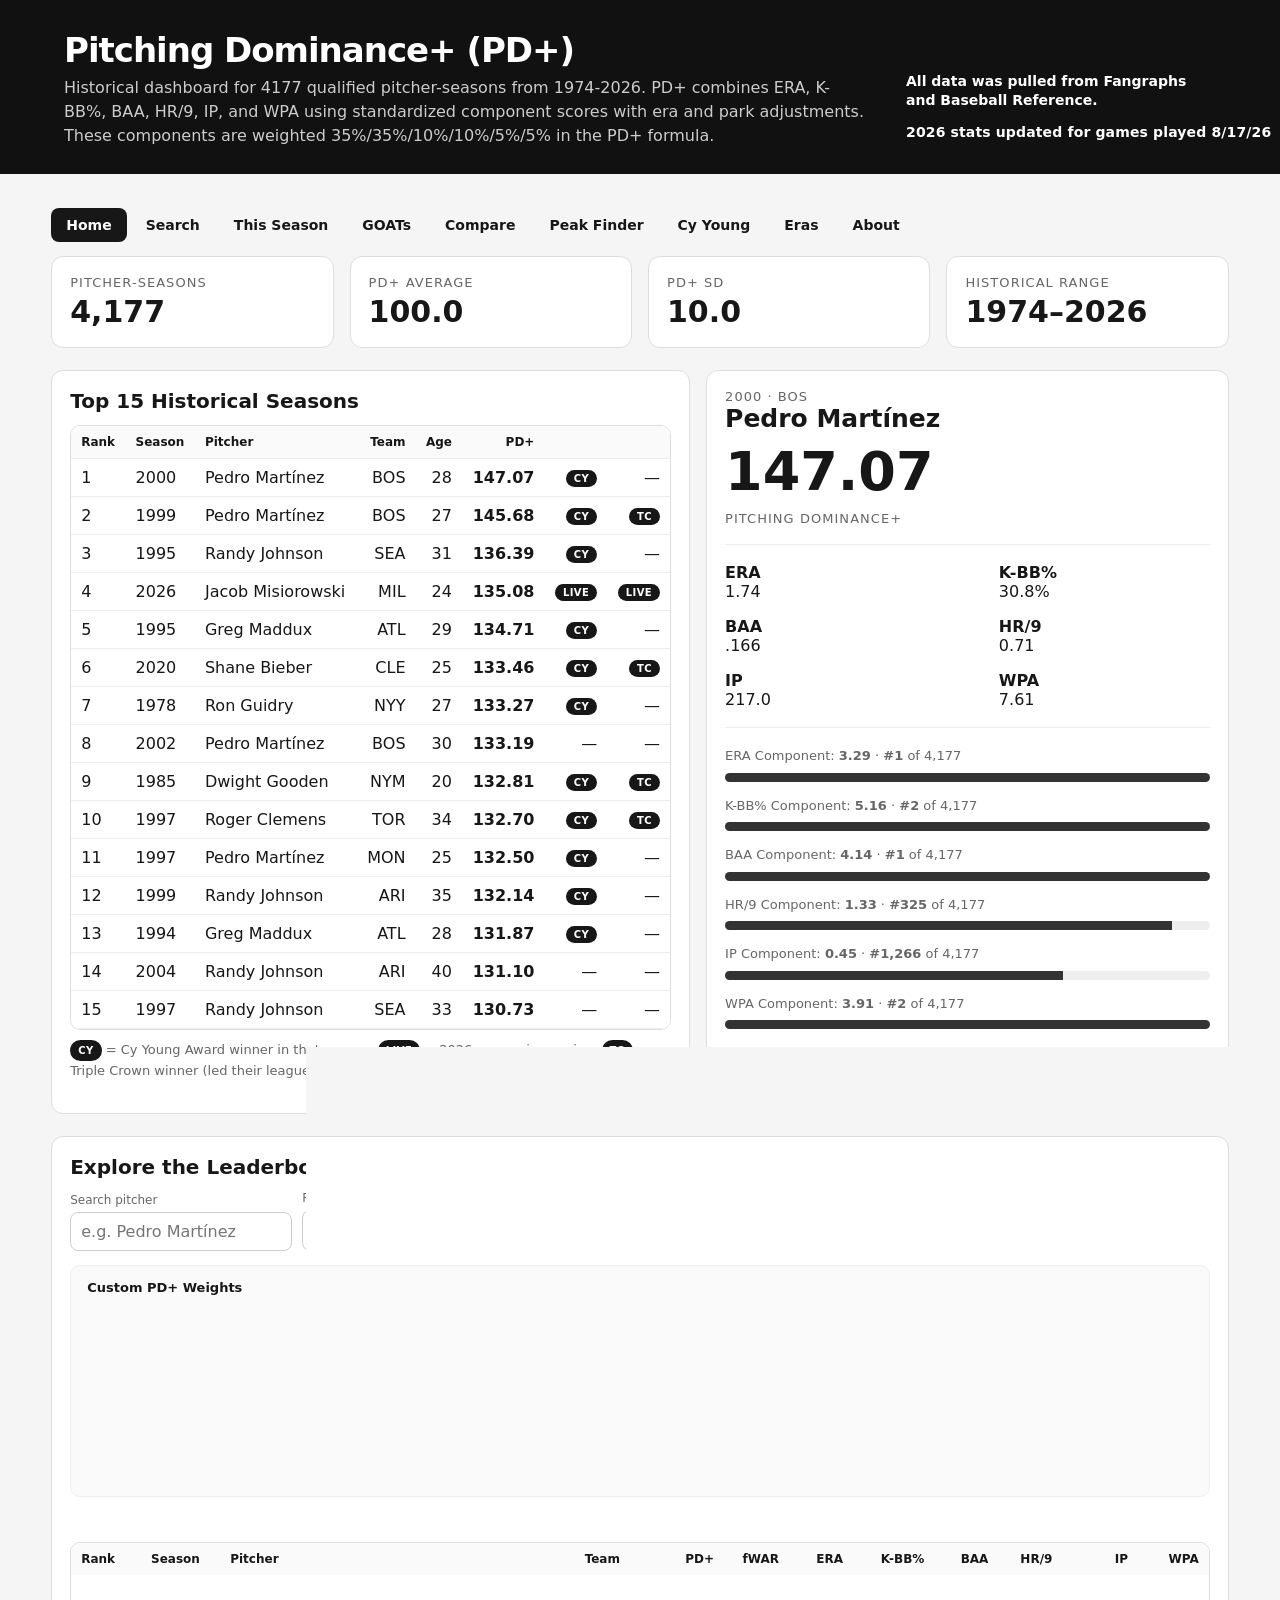
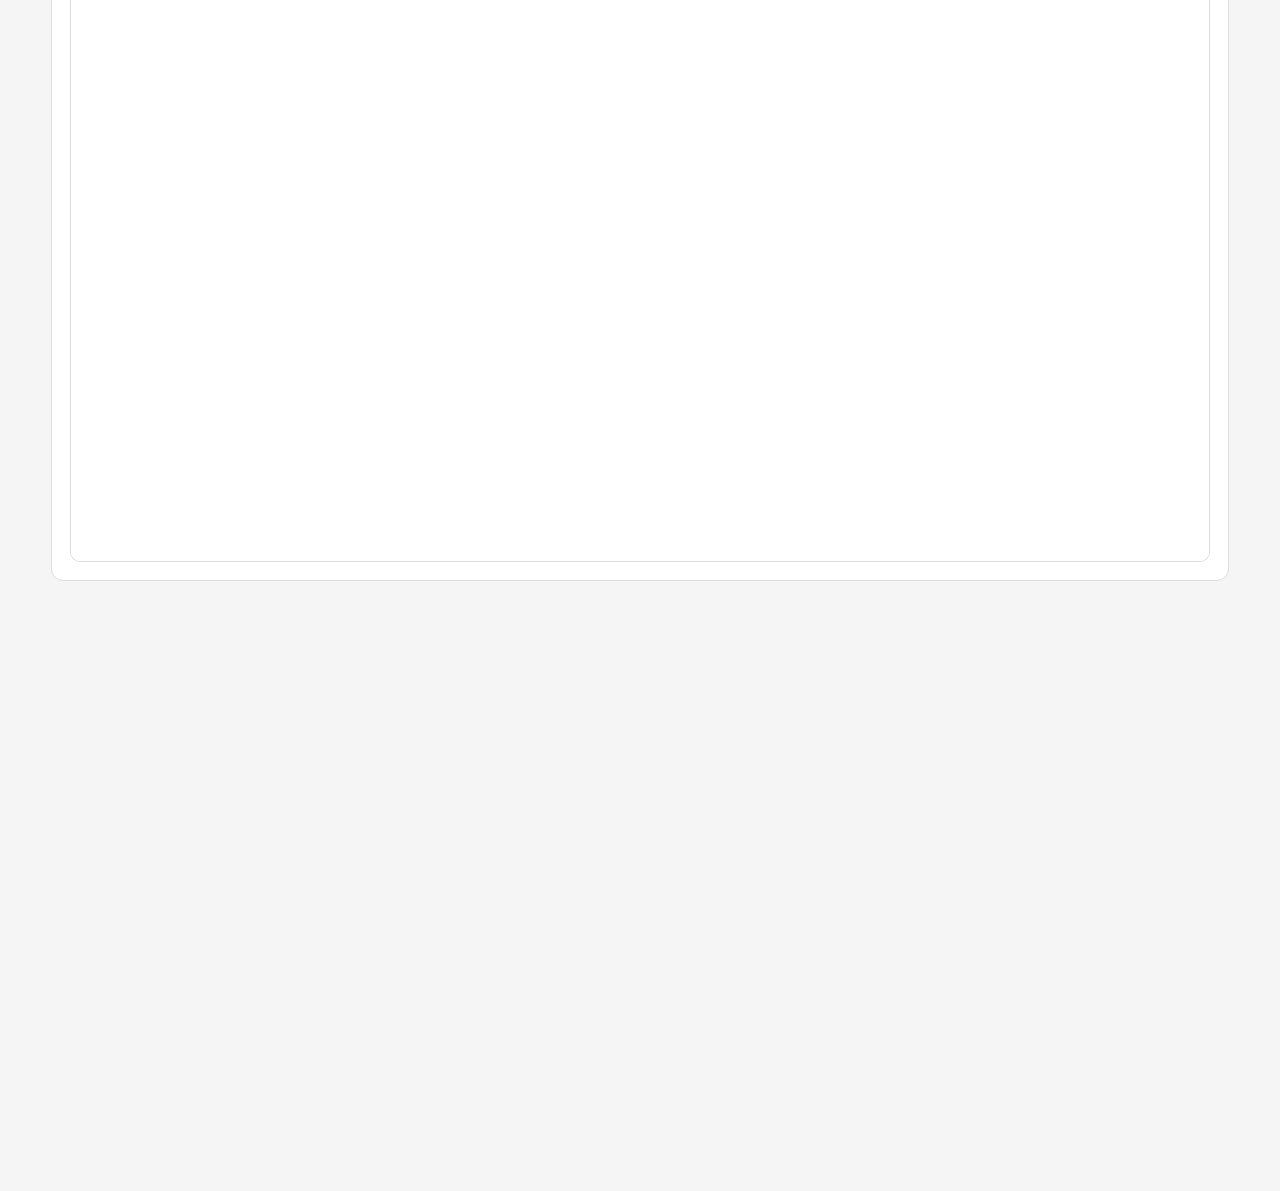
<file: index.html>
<!DOCTYPE html>
<html lang="en">
<head>
<meta charset="UTF-8">
<meta name="viewport" content="width=device-width, initial-scale=1.0">
<title>PD+ · Pitching Dominance+</title>
<link rel="stylesheet" href="style.css">
</head>
<body>
<header><div class="header-content"><div><h1><b>Pitching Dominance+ (PD+)</b></h1>
<p>Historical dashboard for 4177 qualified pitcher-seasons from 1974-2026. PD+ combines ERA, K-BB%, BAA, HR/9, IP, and WPA using standardized component scores with era and park adjustments. These components are weighted 35%/35%/10%/10%/5%/5% in the PD+ formula.</p></div><div class="header-meta"><div class="data-source">All data was pulled from Fangraphs and Baseball Reference.</div><div class="data-update">2026 stats updated for games played 8/17/26</div></div></div></header>
<div class="wrap">
<div id="site-nav" class="site-nav"></div>
<script src="nav.js"></script>
<div class="grid cards">
<div class="card"><div class="label">Pitcher-seasons</div><div class="metric">4,177</div></div>
<div class="card"><div class="label">PD+ average</div><div class="metric">100.0</div></div>
<div class="card"><div class="label">PD+ SD</div><div class="metric">10.0</div></div>
<div class="card"><div class="label">Historical Range</div><div class="metric">1974–2026</div></div>
</div>
<div class="section grid two">
<div class="card"><h2>Top 15 Historical Seasons</h2><div class="table-wrap table-wrap-tall">
<table id="topTable"><thead><tr><th>Rank</th><th>Season</th><th>Pitcher</th><th>Team</th><th>Age</th><th>PD+</th><th aria-label="Cy Young Award"></th><th aria-label="Triple Crown"></th></tr></thead><tbody></tbody></table></div><p class="note note-reset-top"><span class="pill">CY</span> = Cy Young Award winner in that season. <span class="pill">LIVE</span> = 2026 season is ongoing. <span class="pill">TC</span> = Triple Crown winner (led their league in wins, ERA, and strikeouts).</p></div>
<div class="card profile" id="profile"><h2>Season Profile</h2><p class="note">Click any row to inspect its components.</p></div>
</div>
<div class="section card"><h2>Explore the Leaderboard</h2>
<div class="controls">
<div class="control"><label>Search pitcher</label><input id="search" type="text" placeholder="e.g. Pedro Martínez"></div>
<div class="control"><label>From season</label><select id="from"></select></div>
<div class="control"><label>To season</label><select id="to"></select></div>
<div class="control"><label>Minimum PD+</label><input id="minpd" type="text" inputmode="decimal" value="" placeholder=""></div>
<div class="control"><label>Maximum PD+</label><input id="maxpd" type="text" inputmode="decimal" value="" placeholder=""></div>
<button id="reset">Reset</button>
</div>
<div class="weight-panel">
  <div class="weight-panel-title">Custom PD+ Weights</div>
  <p class="note">Adjust the relative weight of each component, then lock them in to recompute the leaderboard. Weights must sum to 100.</p>
  <div class="weight-sliders">
    <div class="weight-slider"><label for="wEra">ERA <span id="wEraVal">35</span></label><input type="range" id="wEra" min="0" max="100" value="35"></div>
    <div class="weight-slider"><label for="wKbb">K-BB% <span id="wKbbVal">35</span></label><input type="range" id="wKbb" min="0" max="100" value="35"></div>
    <div class="weight-slider"><label for="wBaa">BAA <span id="wBaaVal">10</span></label><input type="range" id="wBaa" min="0" max="100" value="10"></div>
    <div class="weight-slider"><label for="wHr9">HR/9 <span id="wHr9Val">10</span></label><input type="range" id="wHr9" min="0" max="100" value="10"></div>
    <div class="weight-slider"><label for="wIp">IP <span id="wIpVal">5</span></label><input type="range" id="wIp" min="0" max="100" value="5"></div>
    <div class="weight-slider"><label for="wWpa">WPA <span id="wWpaVal">5</span></label><input type="range" id="wWpa" min="0" max="100" value="5"></div>
  </div>
  <div class="weight-panel-footer">
    <div class="weight-total">Total: <b id="weightTotal">100</b></div>
    <button id="lockWeights" type="button">Lock In Weights</button>
    <span class="weight-error" id="weightError"></span>
  </div>
</div>
<p class="note" id="count"></p>
<div class="table-wrap"><table id="leaderTable"><thead><tr>
<th data-key="rank" id="rankHeader">Rank</th><th data-key="season">Season</th><th data-key="player">Pitcher</th><th data-key="team">Team</th>
<th data-key="pd" id="pdHeader">PD+</th><th data-key="war">fWAR</th><th data-key="era">ERA</th><th data-key="kbb">K-BB%</th><th data-key="baa">BAA</th><th data-key="hr9">HR/9</th><th data-key="ip">IP</th><th data-key="wpa">WPA</th>
</tr></thead><tbody></tbody></table></div></div>
<div class="section grid two">
<div class="card"><h2>PD+ by Season</h2><div id="scatter" class="scatter-box"></div><p class="note">Each point is a qualified pitcher-season. Filters update the plot.</p></div>
<div class="card component-leaders-card">
  <h2>PD+ Component Leaders</h2>
  <p class="section-subtitle">#1 Z-Score Season in Each Component</p>
  <div class="component-leaders-grid compact" id="componentLeadersGrid"></div>
</div>
</div>
<footer>Source workbook: Pitching Dominance+ (1974–2026). 2026 is provisional until the season is finalized.</footer>
</div>
<script src="https://cdn.plot.ly/plotly-2.35.2.min.js"></script>
<script src="data.js"></script>
<script src="app.js"></script>
</body>
</html>
</file>
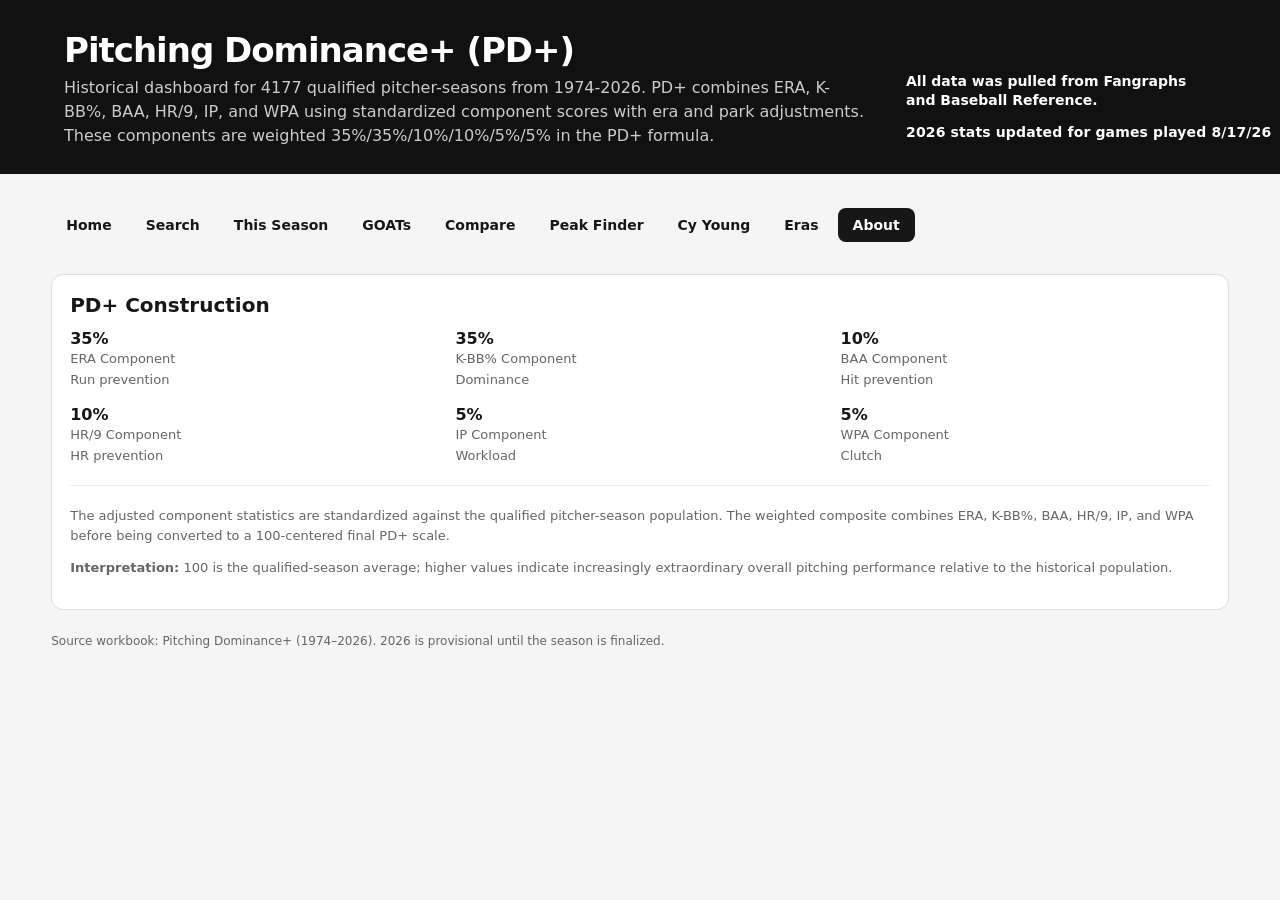
<file: about.html>
<!DOCTYPE html>
<html lang="en">
<head>
<meta charset="UTF-8">
<meta name="viewport" content="width=device-width, initial-scale=1.0">
<title>PD+ · Pitching Dominance+</title>
<link rel="stylesheet" href="style.css">
</head>
<body>
<header><div class="header-content"><div><h1><b>Pitching Dominance+ (PD+)</b></h1>
<p>Historical dashboard for 4177 qualified pitcher-seasons from 1974-2026. PD+ combines ERA, K-BB%, BAA, HR/9, IP, and WPA using standardized component scores with era and park adjustments. These components are weighted 35%/35%/10%/10%/5%/5% in the PD+ formula.</p></div><div class="header-meta"><div class="data-source">All data was pulled from Fangraphs and Baseball Reference.</div><div class="data-update">2026 stats updated for games played 8/17/26</div></div></div></header>
<div class="wrap">
<div id="site-nav" class="site-nav"></div>
<script src="nav.js"></script>
<div class="section">
<div class="section card" id="pd-construction">
  <h2>PD+ Construction</h2>
  <div class="grid three">
<div><b>35%</b><br><span class="note">ERA Component<br>Run prevention</span></div>
<div><b>35%</b><br><span class="note">K-BB% Component<br>Dominance</span></div>
<div><b>10%</b><br><span class="note">BAA Component<br>Hit prevention</span></div>
<div><b>10%</b><br><span class="note">HR/9 Component<br>HR prevention</span></div>
<div><b>5%</b><br><span class="note">IP Component<br>Workload</span></div>
<div><b>5%</b><br><span class="note">WPA Component<br>Clutch</span></div></div>
<hr class="divider divider-wide">
<p class="note">The adjusted component statistics are standardized against the qualified pitcher-season population. The weighted composite combines ERA, K-BB%, BAA, HR/9, IP, and WPA before being converted to a 100-centered final PD+ scale.</p>
<p class="note"><b>Interpretation:</b> 100 is the qualified-season average; higher values indicate increasingly extraordinary overall pitching performance relative to the historical population.</p>
</div>
</div>
<footer>Source workbook: Pitching Dominance+ (1974–2026). 2026 is provisional until the season is finalized.</footer>
</div>
<script src="data.js"></script>
<script src="app.js"></script>
</body>
</html>
</file>
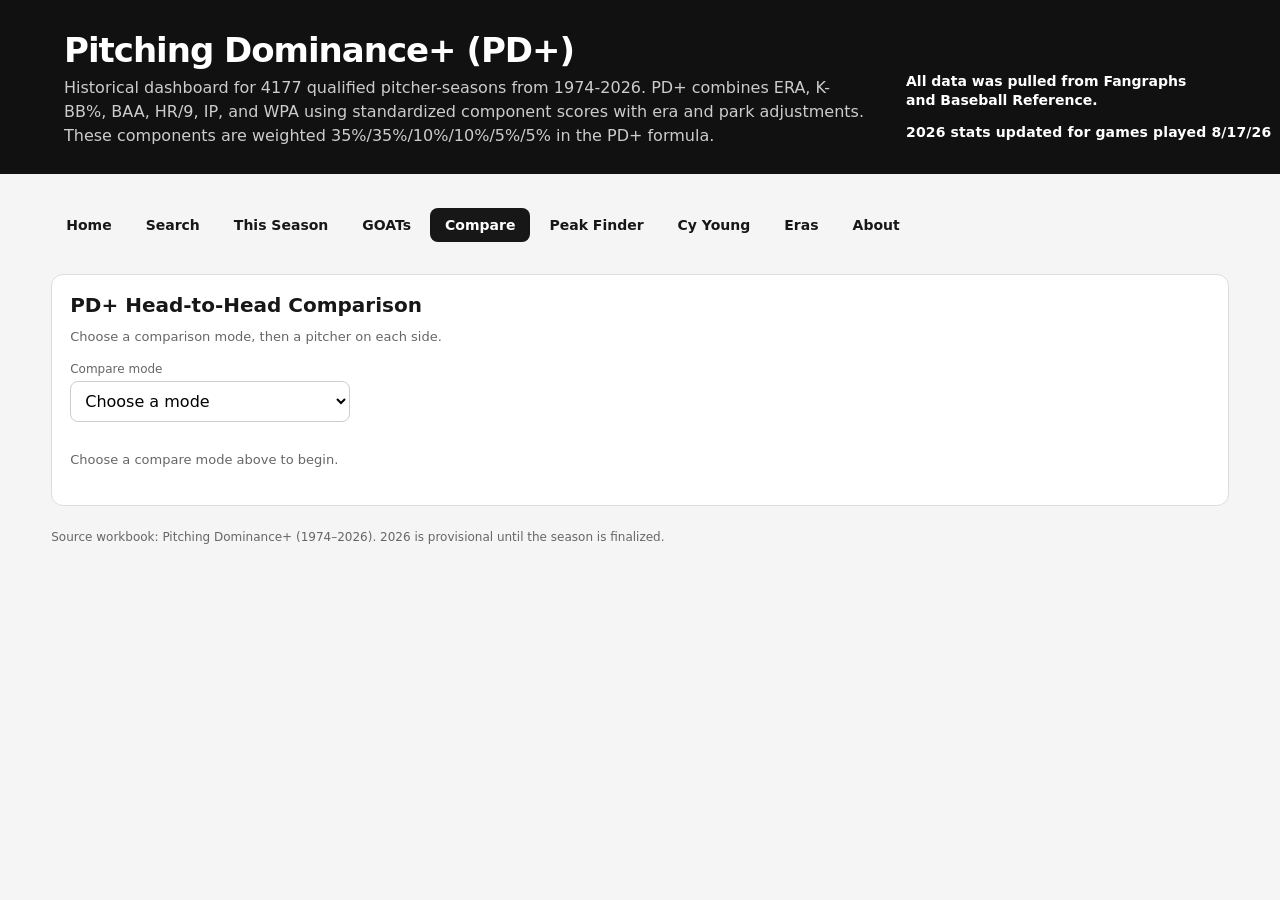
<file: compare.html>
<!DOCTYPE html>
<html lang="en">
<head>
<meta charset="UTF-8">
<meta name="viewport" content="width=device-width, initial-scale=1.0">
<title>PD+ · Pitching Dominance+</title>
<link rel="stylesheet" href="style.css">
</head>
<body>
<header><div class="header-content"><div><h1><b>Pitching Dominance+ (PD+)</b></h1>
<p>Historical dashboard for 4177 qualified pitcher-seasons from 1974-2026. PD+ combines ERA, K-BB%, BAA, HR/9, IP, and WPA using standardized component scores with era and park adjustments. These components are weighted 35%/35%/10%/10%/5%/5% in the PD+ formula.</p></div><div class="header-meta"><div class="data-source">All data was pulled from Fangraphs and Baseball Reference.</div><div class="data-update">2026 stats updated for games played 8/17/26</div></div></div></header>
<div class="wrap">
<div id="site-nav" class="site-nav"></div>
<script src="nav.js"></script>
<div class="section">
<div class="card hh-card" id="pd-head-to-head">
  <h2>PD+ Head-to-Head Comparison</h2>
  <p class="section-subtitle">Choose a comparison mode, then a pitcher on each side.</p>

  <div class="hh-control" style="max-width:280px">
    <label for="hhMode">Compare mode</label>
    <select id="hhMode">
      <option value="">Choose a mode</option>
      <option value="season">Single season</option>
      <option value="span">Span</option>
      <option value="career">Career</option>
    </select>
  </div>

  <div id="hhBody"></div>
</div>
</div>
<footer>Source workbook: Pitching Dominance+ (1974–2026). 2026 is provisional until the season is finalized.</footer>
</div>
<script src="data.js"></script>
<script src="app.js"></script>
</body>
</html>
</file>
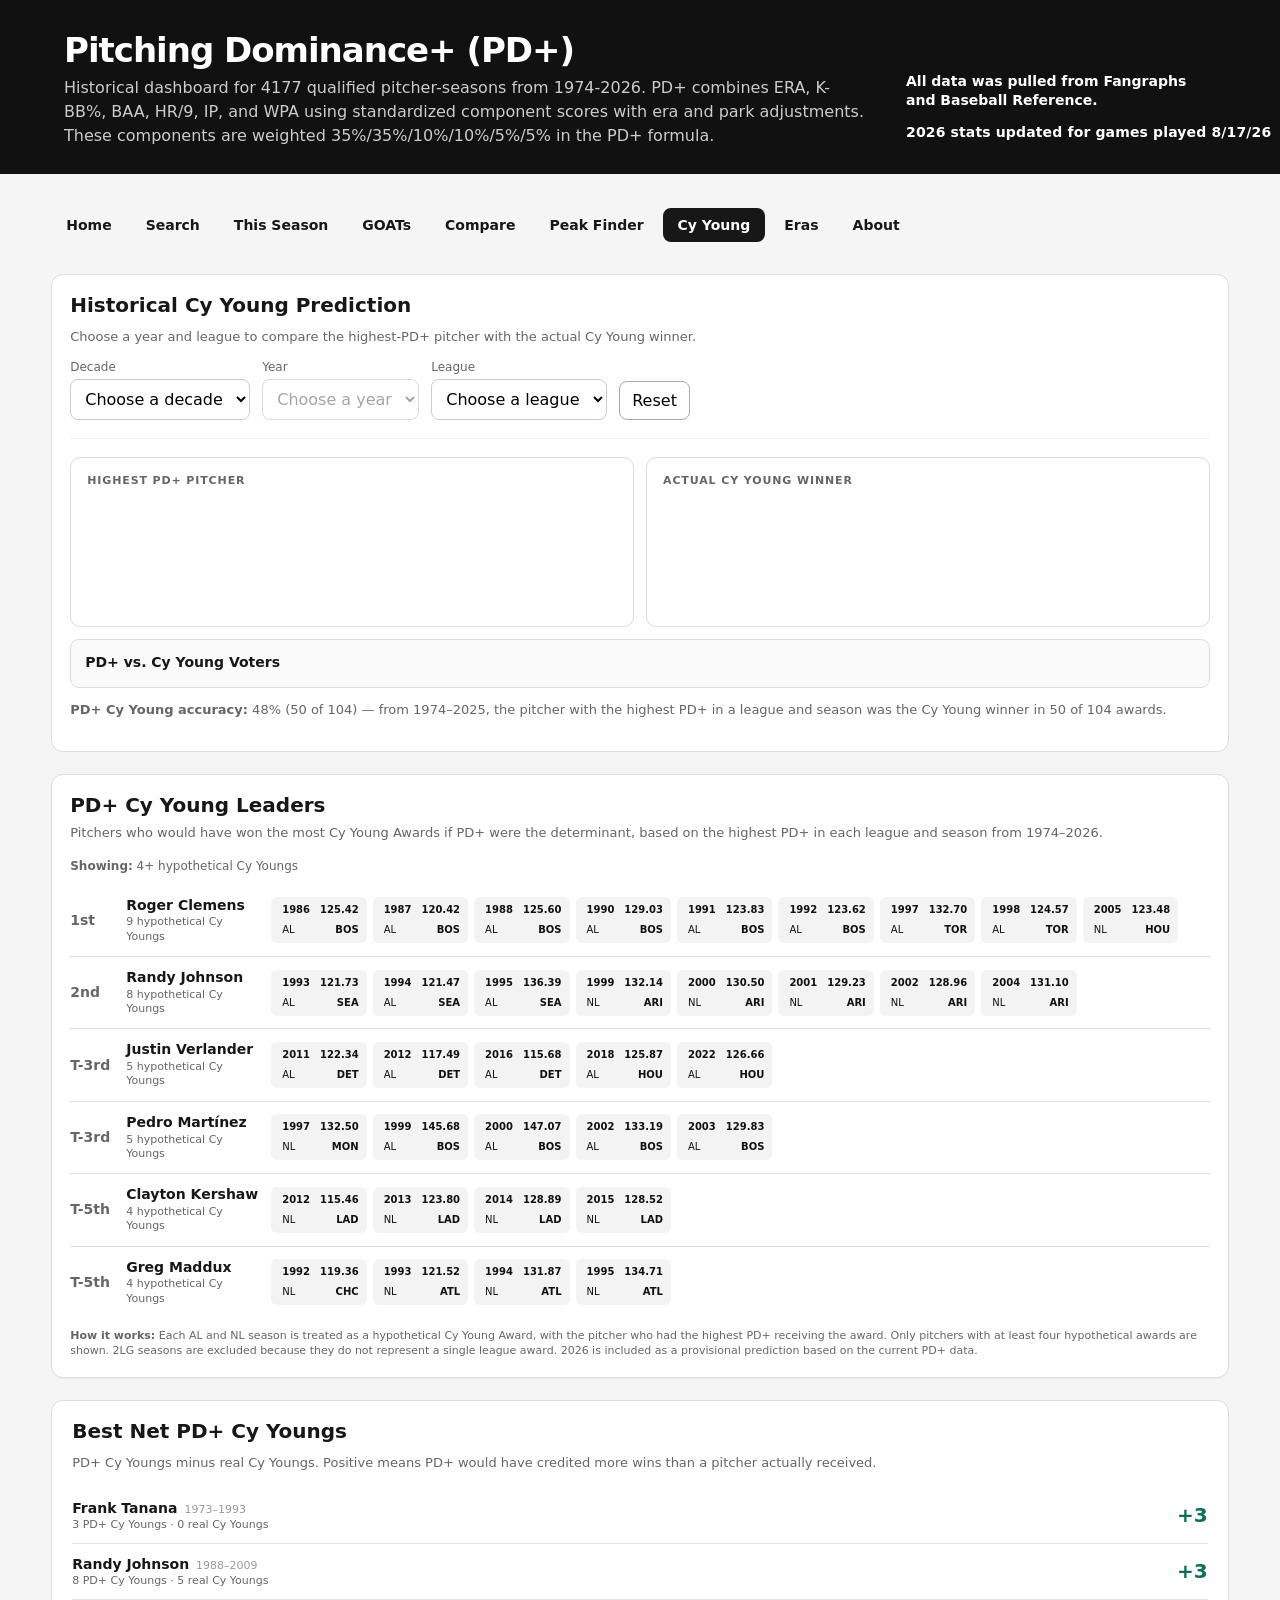
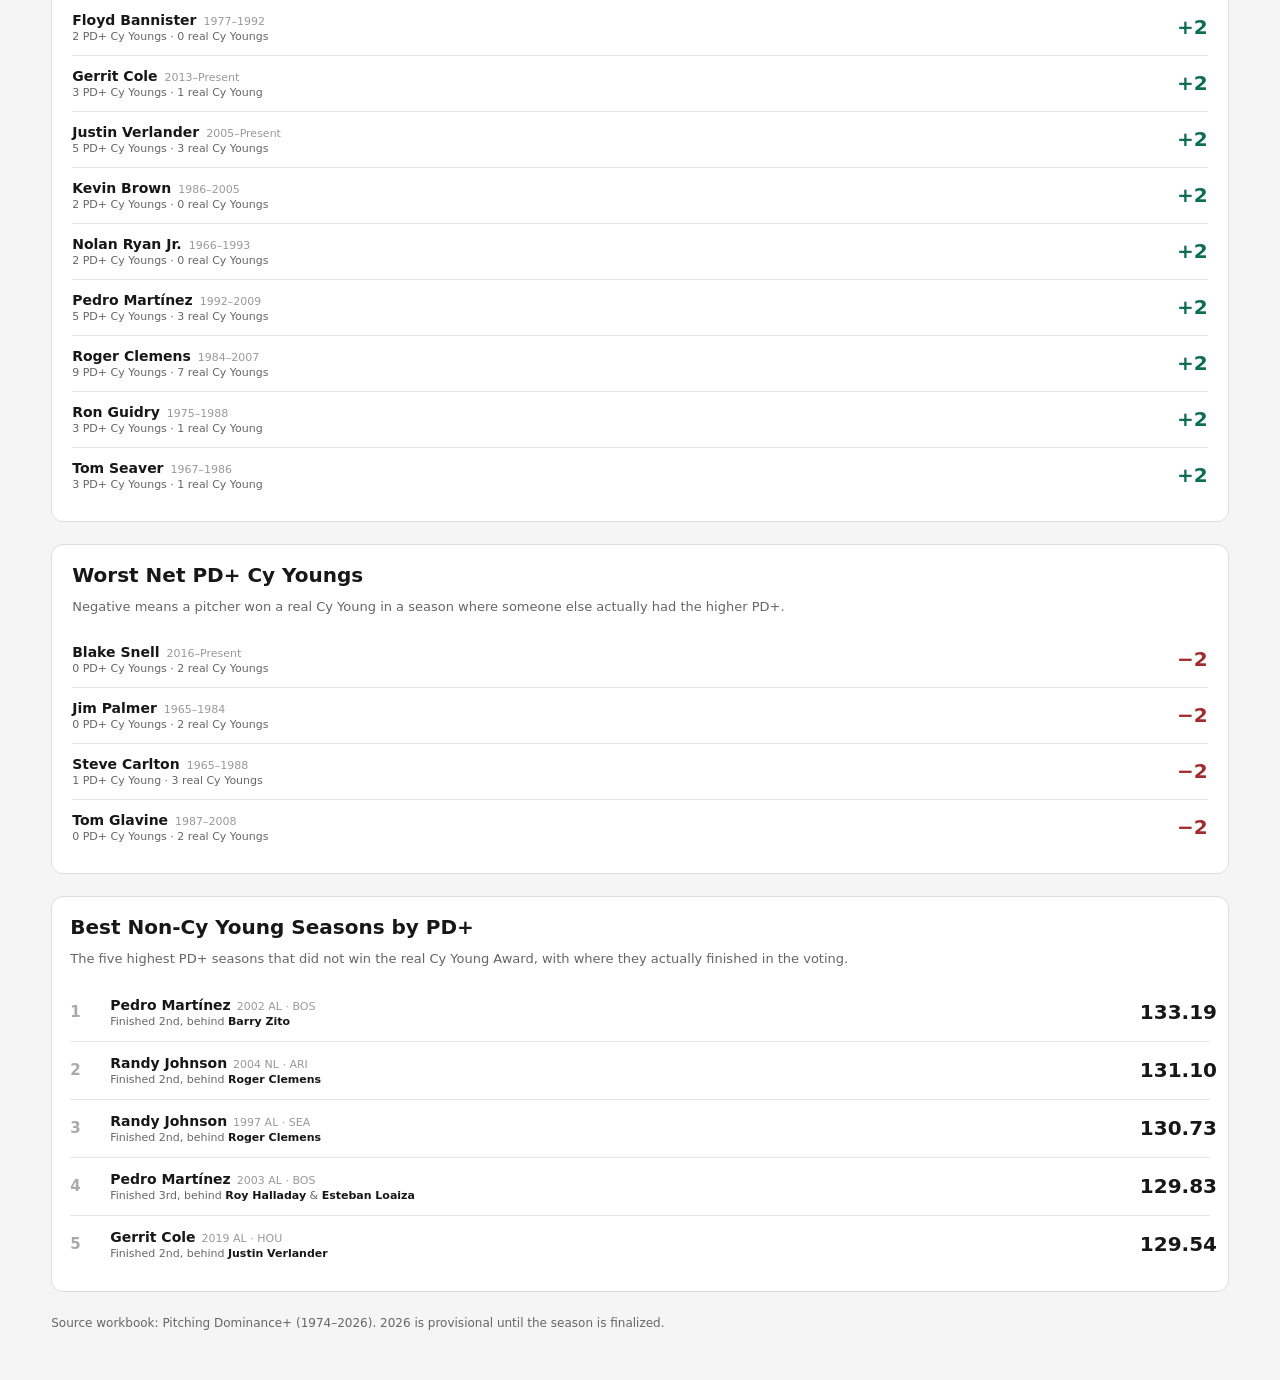
<file: cy-young.html>
<!DOCTYPE html>
<html lang="en">
<head>
<meta charset="UTF-8">
<meta name="viewport" content="width=device-width, initial-scale=1.0">
<title>PD+ · Pitching Dominance+</title>
<link rel="stylesheet" href="style.css">
</head>
<body>
<header><div class="header-content"><div><h1><b>Pitching Dominance+ (PD+)</b></h1>
<p>Historical dashboard for 4177 qualified pitcher-seasons from 1974-2026. PD+ combines ERA, K-BB%, BAA, HR/9, IP, and WPA using standardized component scores with era and park adjustments. These components are weighted 35%/35%/10%/10%/5%/5% in the PD+ formula.</p></div><div class="header-meta"><div class="data-source">All data was pulled from Fangraphs and Baseball Reference.</div><div class="data-update">2026 stats updated for games played 8/17/26</div></div></div></header>
<div class="wrap">
<div id="site-nav" class="site-nav"></div>
<script src="nav.js"></script>
<div class="section">
<div class="section card cy-preview" id="cy-young-prediction">
  <h2>Historical Cy Young Prediction</h2>
  <p class="section-subtitle">Choose a year and league to compare the highest-PD+ pitcher with the actual Cy Young winner.</p>
  <div class="cy-controls">
    <div class="cy-control">
      <label for="cyDecade">Decade</label>
      <select id="cyDecade">
        <option value="">Choose a decade</option>
        <option value="1970">1970's</option>
        <option value="1980">1980's</option>
        <option value="1990">1990's</option>
        <option value="2000">2000's</option>
        <option value="2010">2010's</option>
        <option value="2020">2020's</option>
      </select>
    </div>
    <div class="cy-control">
      <label for="cyYear">Year</label>
      <select id="cyYear" disabled>
        <option value="">Choose a year</option>
      </select>
    </div>
    <div class="cy-control">
      <label for="cyLeague">League</label>
      <select id="cyLeague">
        <option value="">Choose a league</option>
        <option value="AL">AL</option>
        <option value="NL">NL</option>
      </select>
    </div>
    <button id="cyReset" class="cy-reset visible">Reset</button>
  </div>
  <div id="cyResult" class="cy-result">
    <div class="cy-grid">
      <div class="cy-panel"><div class="cy-panel-kicker">Highest PD+ pitcher</div></div>
      <div class="cy-panel"><div class="cy-panel-kicker">Actual Cy Young winner</div></div>
    </div>
  </div>
  <div id="cyVerdict" class="cy-verdict"><strong>PD+ vs. Cy Young Voters</strong></div>
  <p class="note mt-12"><b>PD+ Cy Young accuracy:</b> 48% (50 of 104) — from 1974–2025, the pitcher with the highest PD+ in a league and season was the Cy Young winner in 50 of 104 awards.</p>
</div>
</div>
<div class="section">
<div id="pdCyYoungLeaders" class="card cy-leaderboard-section cy-leaderboard-card">
<h2>PD+ Cy Young Leaders</h2>
<p class="section-subtitle">Pitchers who would have won the most Cy Young Awards if PD+ were the determinant, based on the highest PD+ in each league and season from 1974–2026.</p>
<div class="range"><b>Showing:</b> 4+ hypothetical Cy Youngs</div>
<div class="cy-leaderboard" id="pdCyYoungLeaderboardBody"></div>
<p class="note"><b>How it works:</b> Each AL and NL season is treated as a hypothetical Cy Young Award, with the pitcher who had the highest PD+ receiving the award. Only pitchers with at least four hypothetical awards are shown. 2LG seasons are excluded because they do not represent a single league award. 2026 is included as a provisional prediction based on the current PD+ data.</p>

</div>
</div>
<div class="section">
<div class="card net-cy-card">
  <h2>Best Net PD+ Cy Youngs</h2>
  <p class="section-subtitle">PD+ Cy Youngs minus real Cy Youngs. Positive means PD+ would have credited more wins than a pitcher actually received.</p>
  <div id="cyNetBest"></div>
</div>
</div>
<div class="section">
<div class="card net-cy-card">
  <h2>Worst Net PD+ Cy Youngs</h2>
  <p class="section-subtitle">Negative means a pitcher won a real Cy Young in a season where someone else actually had the higher PD+.</p>
  <div id="cyNetWorst"></div>
</div>
</div>
<div class="section">
<div class="card">
  <h2>Best Non-Cy Young Seasons by PD+</h2>
  <p class="section-subtitle">The five highest PD+ seasons that did not win the real Cy Young Award, with where they actually finished in the voting.</p>
  <div id="bestNonCyYoung"></div>
</div>
</div>
<footer>Source workbook: Pitching Dominance+ (1974–2026). 2026 is provisional until the season is finalized.</footer>
</div>
<script src="data.js"></script>
<script src="app.js"></script>
</body>
</html>
</file>
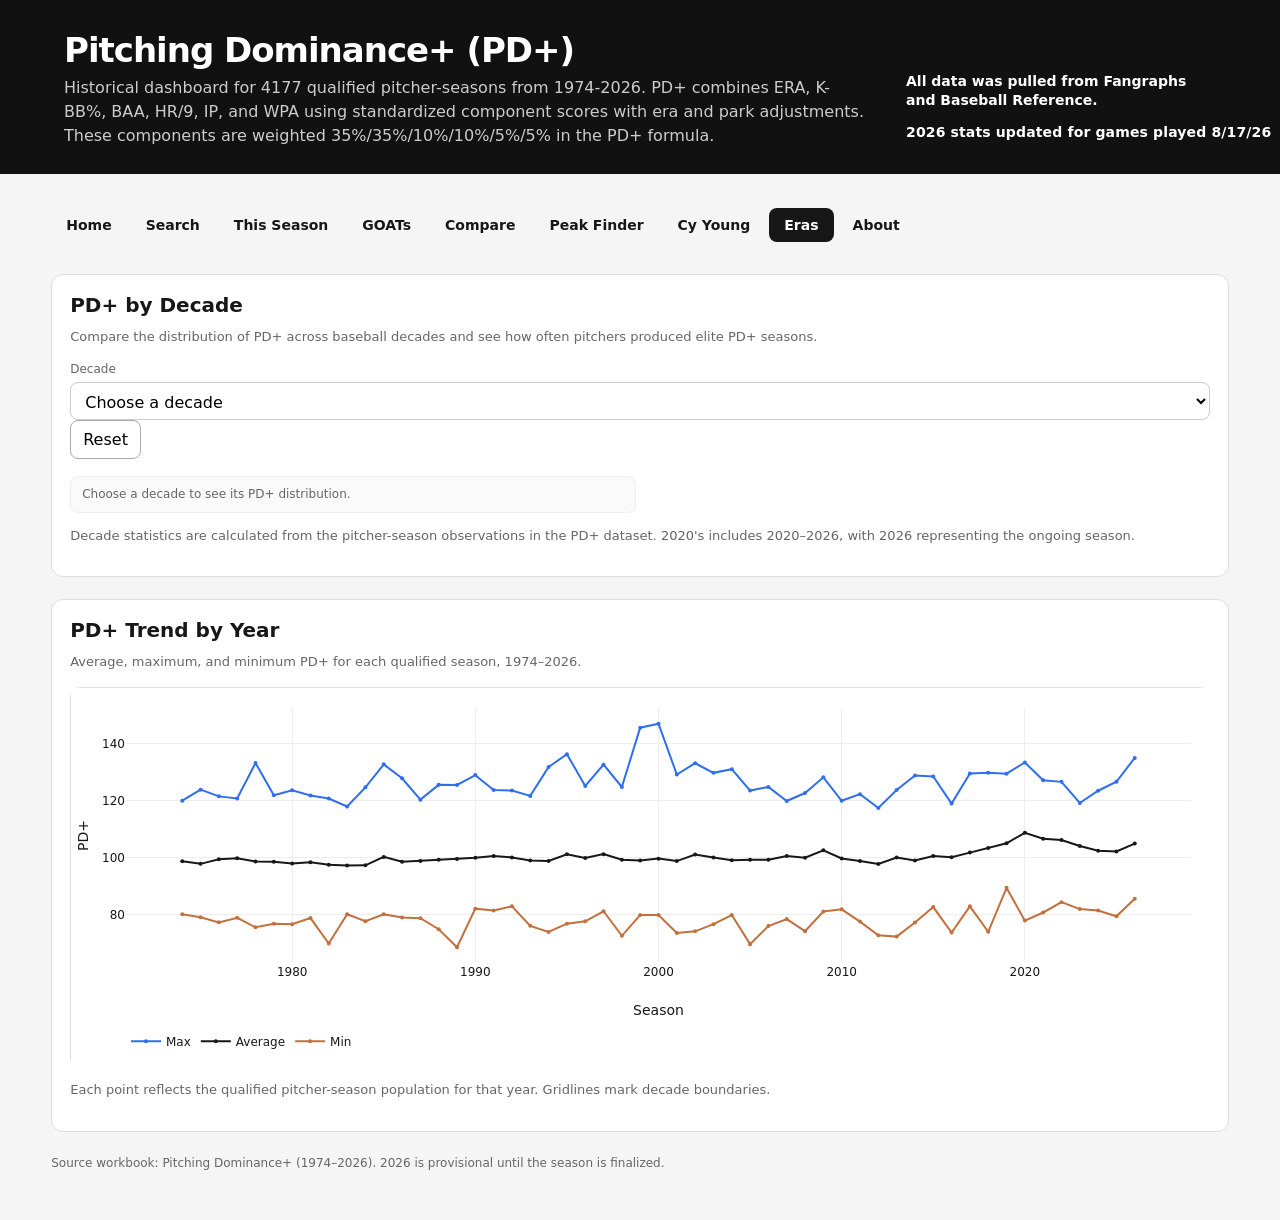
<file: eras.html>
<!DOCTYPE html>
<html lang="en">
<head>
<meta charset="UTF-8">
<meta name="viewport" content="width=device-width, initial-scale=1.0">
<title>PD+ · Pitching Dominance+</title>
<link rel="stylesheet" href="style.css">
</head>
<body>
<header><div class="header-content"><div><h1><b>Pitching Dominance+ (PD+)</b></h1>
<p>Historical dashboard for 4177 qualified pitcher-seasons from 1974-2026. PD+ combines ERA, K-BB%, BAA, HR/9, IP, and WPA using standardized component scores with era and park adjustments. These components are weighted 35%/35%/10%/10%/5%/5% in the PD+ formula.</p></div><div class="header-meta"><div class="data-source">All data was pulled from Fangraphs and Baseball Reference.</div><div class="data-update">2026 stats updated for games played 8/17/26</div></div></div></header>
<div class="wrap">
<div id="site-nav" class="site-nav"></div>
<script src="nav.js"></script>
<div class="section">
<div class="card" id="pd-era-comparison">
  <h2>PD+ by Decade</h2>
  <p class="section-subtitle">Compare the distribution of PD+ across baseball decades and see how often pitchers produced elite PD+ seasons.</p>
  <div class="pd-era-control">
    <label for="pdEraSelect">Decade</label>
    <select id="pdEraSelect">
      <option value="" selected>Choose a decade</option>
      <option value="1970">1970's</option>
      <option value="1980">1980's</option>
      <option value="1990">1990's</option>
      <option value="2000">2000's</option>
      <option value="2010">2010's</option>
      <option value="2020">2020's</option>
    </select>
    <button type="button" id="pdEraReset">Reset</button>
  </div>
  <div class="pd-era-stats" id="pdEraStats"></div>
  <div class="pd-era-top">
    <div class="pd-era-section-title">Top PD+ Seasons</div>
    <div id="pdEraTopSeasons"></div>
  </div>
  <div class="pd-era-bottom">
    <div class="pd-era-section-title">Bottom PD+ Seasons</div>
    <div id="pdEraBottomSeasons"></div>
  </div>
  <p class="note">Decade statistics are calculated from the pitcher-season observations in the PD+ dataset. 2020's includes 2020–2026, with 2026 representing the ongoing season.</p>
</div>
</div>
<div class="section">
<div class="card">
  <h2>PD+ Trend by Year</h2>
  <p class="section-subtitle">Average, maximum, and minimum PD+ for each qualified season, 1974–2026.</p>
  <div id="eraTrend" class="scatter-box"></div>
  <p class="note">Each point reflects the qualified pitcher-season population for that year. Gridlines mark decade boundaries.</p>
</div>
</div>
<footer>Source workbook: Pitching Dominance+ (1974–2026). 2026 is provisional until the season is finalized.</footer>
</div>
<script src="https://cdn.plot.ly/plotly-2.35.2.min.js"></script>
<script src="data.js"></script>
<script src="app.js"></script>
</body>
</html>
</file>
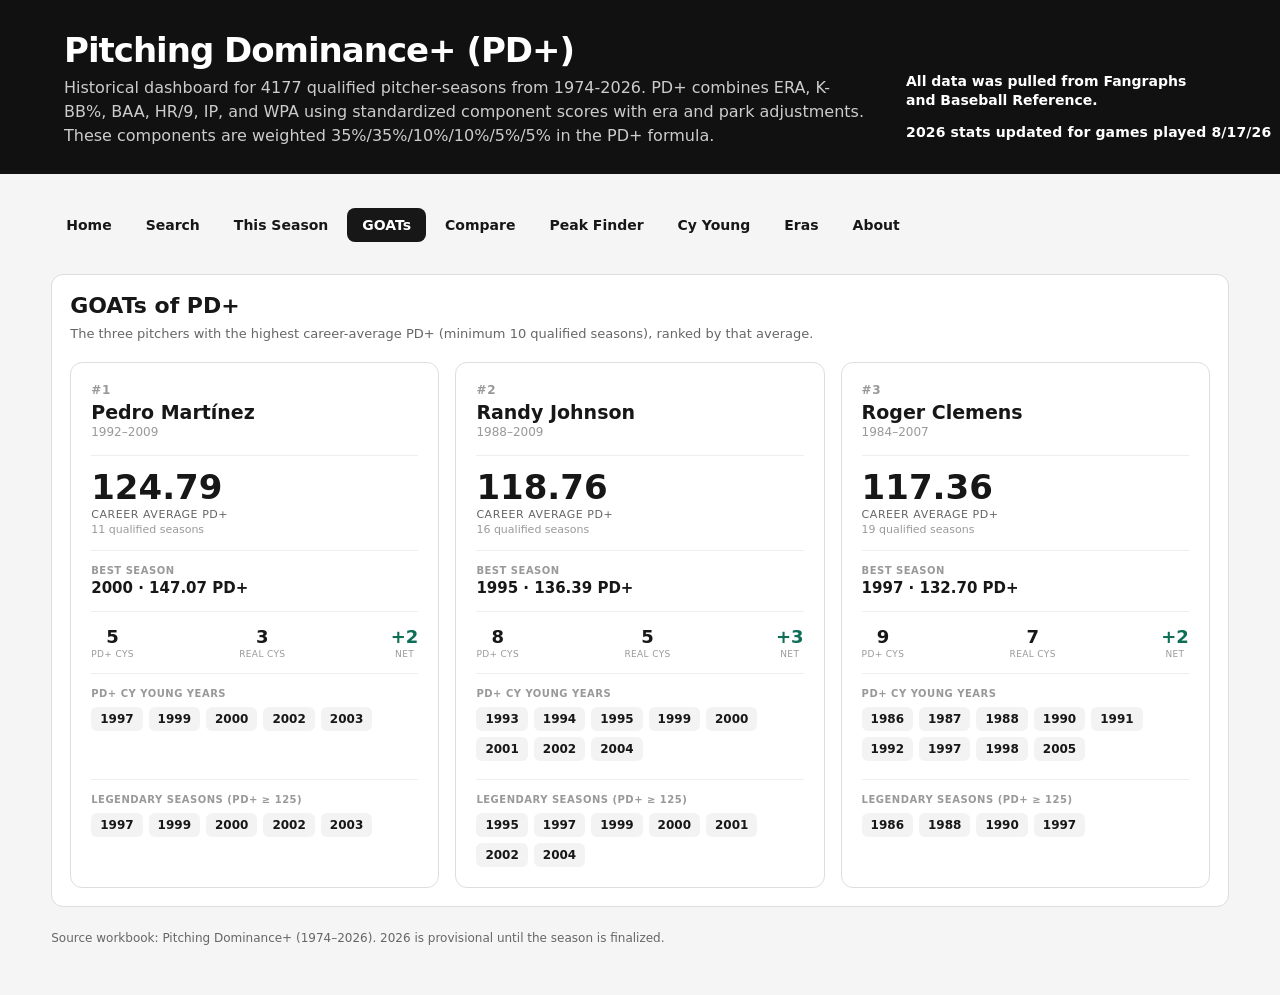
<file: goats.html>
<!DOCTYPE html>
<html lang="en">
<head>
<meta charset="UTF-8">
<meta name="viewport" content="width=device-width, initial-scale=1.0">
<title>PD+ · Pitching Dominance+</title>
<link rel="stylesheet" href="style.css">
</head>
<body>
<header><div class="header-content"><div><h1><b>Pitching Dominance+ (PD+)</b></h1>
<p>Historical dashboard for 4177 qualified pitcher-seasons from 1974-2026. PD+ combines ERA, K-BB%, BAA, HR/9, IP, and WPA using standardized component scores with era and park adjustments. These components are weighted 35%/35%/10%/10%/5%/5% in the PD+ formula.</p></div><div class="header-meta"><div class="data-source">All data was pulled from Fangraphs and Baseball Reference.</div><div class="data-update">2026 stats updated for games played 8/17/26</div></div></div></header>
<div class="wrap">
<div id="site-nav" class="site-nav"></div>
<script src="nav.js"></script>
<div class="section">
<div class="card">
<div class="pagehead">
<h2>GOATs of PD+</h2>
<p class="section-subtitle">The three pitchers with the highest career-average PD+ (minimum 10 qualified seasons), ranked by that average.</p>
</div>
<div class="goat-grid" id="goatsGrid"></div>
</div>
</div>
<footer>Source workbook: Pitching Dominance+ (1974–2026). 2026 is provisional until the season is finalized.</footer>
</div>
<script src="data.js"></script>
<script src="app.js"></script>
</body>
</html>
</file>
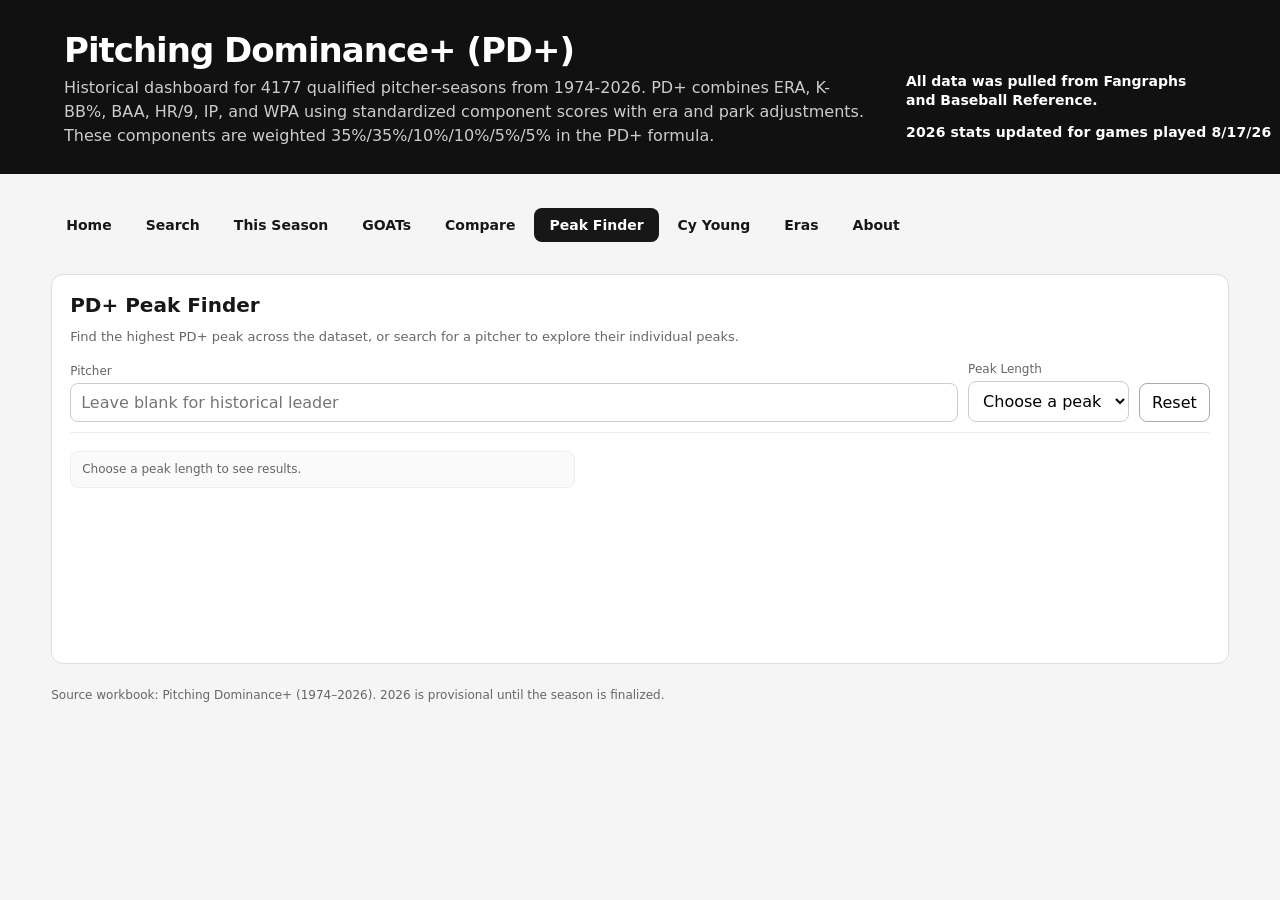
<file: peak-finder.html>
<!DOCTYPE html>
<html lang="en">
<head>
<meta charset="UTF-8">
<meta name="viewport" content="width=device-width, initial-scale=1.0">
<title>PD+ · Pitching Dominance+</title>
<link rel="stylesheet" href="style.css">
</head>
<body>
<header><div class="header-content"><div><h1><b>Pitching Dominance+ (PD+)</b></h1>
<p>Historical dashboard for 4177 qualified pitcher-seasons from 1974-2026. PD+ combines ERA, K-BB%, BAA, HR/9, IP, and WPA using standardized component scores with era and park adjustments. These components are weighted 35%/35%/10%/10%/5%/5% in the PD+ formula.</p></div><div class="header-meta"><div class="data-source">All data was pulled from Fangraphs and Baseball Reference.</div><div class="data-update">2026 stats updated for games played 8/17/26</div></div></div></header>
<div class="wrap">
<div id="site-nav" class="site-nav"></div>
<script src="nav.js"></script>
<div class="section">
<div class="card pd-peak-card" id="pd-peak-finder">
  <h2>PD+ Peak Finder</h2>
  <p class="section-subtitle">Find the highest PD+ peak across the dataset, or search for a pitcher to explore their individual peaks.</p>

  <div class="peak-search-row">
    <div class="peak-search-control control">
      <label for="pdPeakSearch">Pitcher</label>
      <input id="pdPeakSearch" type="text" placeholder="Leave blank for historical leader" autocomplete="off">
      <div id="pdPeakSuggestions" class="peak-suggestions"></div>
    </div>
    <div class="control">
      <label for="pdPeakLength">Peak Length</label>
      <select id="pdPeakLength">
        <option value="" selected>Choose a peak</option>
        <option value="1">1 season</option>
        <option value="2">2 seasons</option>
        <option value="3">3 seasons</option>
        <option value="4">4 seasons</option>
        <option value="5">5 seasons</option>
        <option value="6">6 seasons</option>
        <option value="7">7 seasons</option>
        <option value="8">8 seasons</option>
        <option value="9">9 seasons</option>
        <option value="10">10 seasons</option>
        <option value="career">Career</option>
      </select>
    </div>
    <button type="button" id="pdPeakClear">Reset</button>
  </div>
  <div id="pdPeakSelected" class="peak-selected"><span>Selected pitcher: <b id="pdPeakSelectedName"></b></span></div>

  <div id="pdPeakResult" class="peak-result"></div>
</div>
</div>
<footer>Source workbook: Pitching Dominance+ (1974–2026). 2026 is provisional until the season is finalized.</footer>
</div>
<script src="data.js"></script>
<script src="app.js"></script>
</body>
</html>
</file>
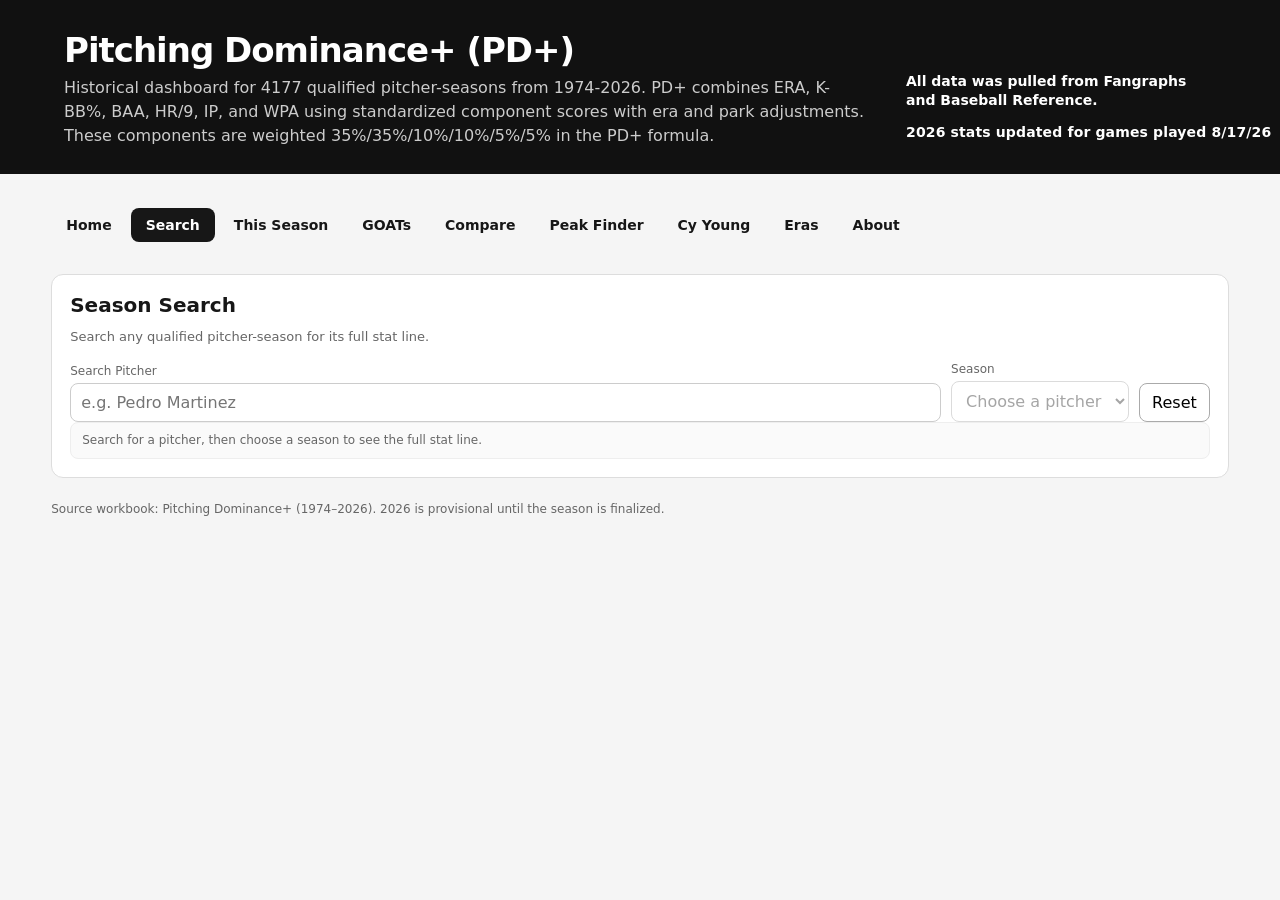
<file: search.html>
<!DOCTYPE html>
<html lang="en">
<head>
<meta charset="UTF-8">
<meta name="viewport" content="width=device-width, initial-scale=1.0">
<title>PD+ · Pitching Dominance+</title>
<link rel="stylesheet" href="style.css">
</head>
<body>
<header><div class="header-content"><div><h1><b>Pitching Dominance+ (PD+)</b></h1>
<p>Historical dashboard for 4177 qualified pitcher-seasons from 1974-2026. PD+ combines ERA, K-BB%, BAA, HR/9, IP, and WPA using standardized component scores with era and park adjustments. These components are weighted 35%/35%/10%/10%/5%/5% in the PD+ formula.</p></div><div class="header-meta"><div class="data-source">All data was pulled from Fangraphs and Baseball Reference.</div><div class="data-update">2026 stats updated for games played 8/17/26</div></div></div></header>
<div class="wrap">
<div id="site-nav" class="site-nav"></div>
<script src="nav.js"></script>
<div class="section">
<div class="card">
  <h2>Season Search</h2>
  <p class="section-subtitle">Search any qualified pitcher-season for its full stat line.</p>
  <div class="controls">
    <div class="control peak-search-control">
      <label for="seasonSearchInput">Search Pitcher</label>
      <input id="seasonSearchInput" type="text" placeholder="e.g. Pedro Martinez" autocomplete="off">
      <div id="seasonSearchSuggestions" class="peak-suggestions"></div>
    </div>
    <div class="control">
      <label for="seasonSearchYear">Season</label>
      <select id="seasonSearchYear" disabled><option value="">Choose a pitcher</option></select>
    </div>
    <button type="button" id="seasonSearchReset">Reset</button>
  </div>
  <div id="seasonSearchResult"></div>
</div>
</div>
<footer>Source workbook: Pitching Dominance+ (1974–2026). 2026 is provisional until the season is finalized.</footer>
</div>
<script src="data.js"></script>
<script src="app.js"></script>
</body>
</html>
</file>
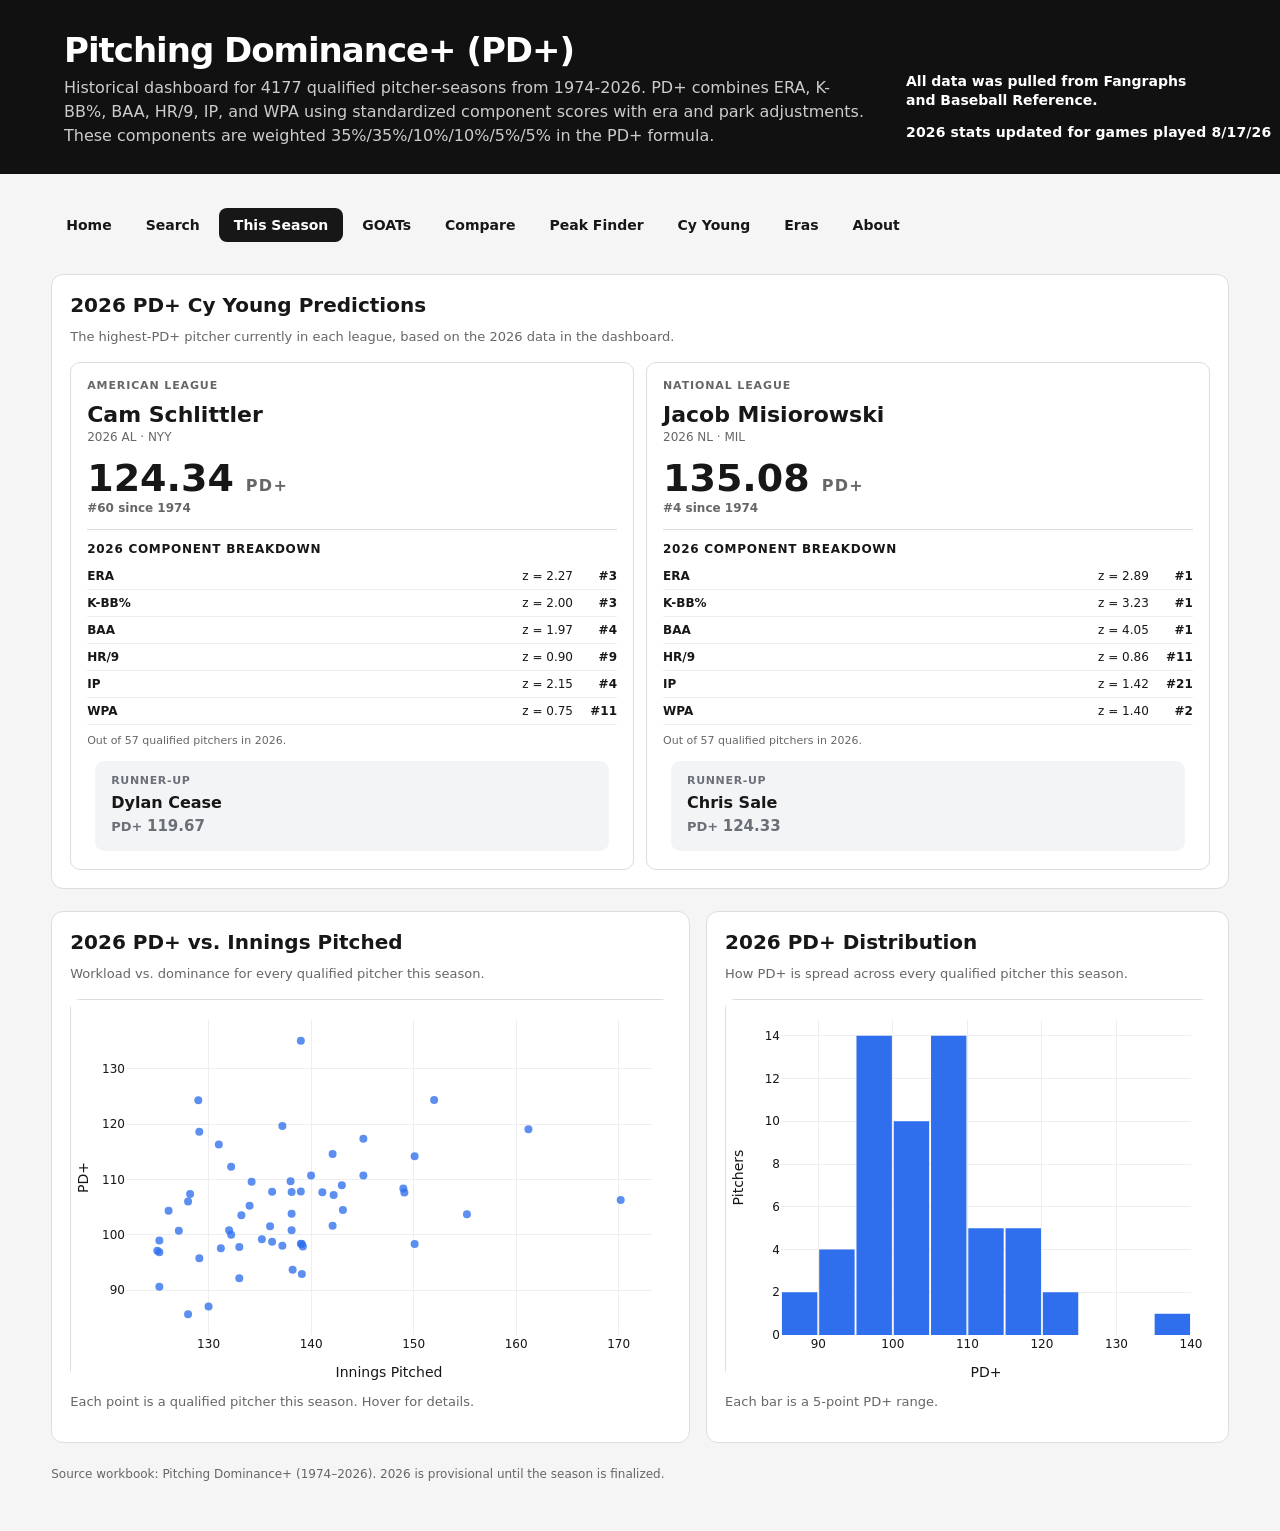
<file: this-season.html>
<!DOCTYPE html>
<html lang="en">
<head>
<meta charset="UTF-8">
<meta name="viewport" content="width=device-width, initial-scale=1.0">
<title>PD+ · Pitching Dominance+</title>
<link rel="stylesheet" href="style.css">
</head>
<body>
<header><div class="header-content"><div><h1><b>Pitching Dominance+ (PD+)</b></h1>
<p>Historical dashboard for 4177 qualified pitcher-seasons from 1974-2026. PD+ combines ERA, K-BB%, BAA, HR/9, IP, and WPA using standardized component scores with era and park adjustments. These components are weighted 35%/35%/10%/10%/5%/5% in the PD+ formula.</p></div><div class="header-meta"><div class="data-source">All data was pulled from Fangraphs and Baseball Reference.</div><div class="data-update">2026 stats updated for games played 8/17/26</div></div></div></header>
<div class="wrap">
<div id="site-nav" class="site-nav"></div>
<script src="nav.js"></script>
<div class="section">
<div class="card cy2026-card" id="cy-current-predictions">
  <h2 id="cySeasonHeading">PD+ Cy Young Predictions</h2>
  <p class="section-subtitle" id="cySeasonSubtitle">The highest-PD+ pitcher currently in each league, based on the current season's data in the dashboard.</p>
  <div class="cy-grid">
    <div class="cy-panel" id="cyPredAL"></div>
    <div class="cy-panel" id="cyPredNL"></div>
  </div>
</div>
</div>
<div class="section grid two">
<div class="card">
  <h2 id="seasonWorkloadHeading">PD+ vs. Innings Pitched</h2>
  <p class="section-subtitle" id="seasonWorkloadSubtitle">Workload vs. dominance for every qualified pitcher this season.</p>
  <div id="seasonWorkloadScatter" class="scatter-box"></div>
  <p class="note">Each point is a qualified pitcher this season. Hover for details.</p>
</div>
<div class="card">
  <h2 id="seasonDistHeading">PD+ Distribution</h2>
  <p class="section-subtitle" id="seasonDistSubtitle">How PD+ is spread across every qualified pitcher this season.</p>
  <div id="seasonDistHistogram" class="scatter-box"></div>
  <p class="note">Each bar is a 5-point PD+ range.</p>
</div>
</div>
<footer>Source workbook: Pitching Dominance+ (1974–2026). 2026 is provisional until the season is finalized.</footer>
</div>
<script src="https://cdn.plot.ly/plotly-2.35.2.min.js"></script>
<script src="data.js"></script>
<script src="app.js"></script>
</body>
</html>
</file>
<file: style.css>
:root{--bg:#f5f5f5;--card:#fff;--ink:#171717;--muted:#666;--line:#ddd}
*{box-sizing:border-box}
body{margin:0;font-family:system-ui,-apple-system,BlinkMacSystemFont,"Segoe UI",sans-serif;background:var(--bg);color:var(--ink)}
header{background:#111;color:white;padding:30px 5vw 26px}
header h1{margin:0 0 6px;font-size:34px;letter-spacing:-.03em}
header p{margin:0;color:#ccc;max-width:900px;line-height:1.5}
.wrap{width:min(1400px,92vw);margin:24px auto 50px}
.grid{display:grid;gap:16px}
.cards{grid-template-columns:repeat(4,minmax(0,1fr))}
.card{background:var(--card);border:1px solid var(--line);border-radius:12px;padding:18px}
.metric{font-size:30px;font-weight:750;margin-top:4px}
.label{color:var(--muted);font-size:13px;text-transform:uppercase;letter-spacing:.08em}
.two{grid-template-columns:1.1fr .9fr}
.three{grid-template-columns:repeat(3,minmax(0,1fr))}
.section{margin-top:22px}
.section h2{font-size:20px;margin:0 0 12px}
.controls{display:flex;flex-wrap:wrap;gap:10px;align-items:end}
.control{display:flex;flex-direction:column;gap:5px}
label{font-size:12px;color:var(--muted)}
input,select,button{font:inherit}
input[type=text],input[type=number],select{padding:9px 10px;border:1px solid #ccc;border-radius:8px;background:white}
button{padding:9px 12px;border:1px solid #aaa;border-radius:8px;background:#fff;cursor:pointer}
button:hover{background:#eee}
.table-wrap{overflow:auto;max-height:620px;border:1px solid var(--line);border-radius:10px}
table{border-collapse:collapse;width:100%;background:#fff}
th,td{padding:9px 10px;border-bottom:1px solid #eee;text-align:right;white-space:nowrap}
th{position:sticky;top:0;background:#fafafa;z-index:1;font-size:12px;cursor:pointer}
th:first-child,td:first-child,th:nth-child(2),td:nth-child(2),th:nth-child(3),td:nth-child(3){text-align:left}
tr:hover td{background:#f6f6f6}
.note{color:var(--muted);font-size:13px;line-height:1.5}
.profile{min-height:380px}
.profile h3{margin:0;font-size:25px}
.big{font-size:54px;font-weight:800;line-height:1;margin:12px 0}
.bar{height:9px;background:#eee;border-radius:9px;overflow:hidden;margin:7px 0 14px}
.bar i{display:block;height:100%;background:#333}
canvas{width:100%;height:380px;display:block;background:white;border:1px solid var(--line);border-radius:10px}
footer{color:var(--muted);font-size:12px;margin-top:24px}
.component-leaders-grid{display:grid;grid-template-columns:repeat(3,minmax(0,1fr));gap:12px}
.component-leader-card{border:1px solid #e2e4e8;border-radius:10px;padding:15px;min-height:175px;display:flex;flex-direction:column}
.component-leader-label{font-size:12px;font-weight:700;color:#666;text-transform:uppercase;letter-spacing:.05em}
.component-leader-player{font-size:17px;font-weight:750;margin-top:15px;line-height:1.15}
.component-leader-season{font-size:13px;color:#666;margin-top:4px}
.component-leader-score{font-size:28px;font-weight:800;line-height:1;margin-top:14px}
.component-leader-rank{font-size:11px;color:#666;line-height:1.35;margin-top:auto;padding-top:12px}
.section-subtitle{margin:6px 0 18px;color:#666;font-size:13px}
.pd-peak-card{min-height:390px}
.peak-controls{display:flex;align-items:end;gap:10px;flex-wrap:wrap;margin:4px 0 18px}
.peak-controls select{min-width:170px}
.peak-result{border-top:1px solid #eee;padding-top:18px;display:grid;grid-template-columns:minmax(210px,.9fr) minmax(300px,1.1fr);column-gap:18px;align-items:start}
.peak-main{min-width:0}
.peak-kicker{font-size:11px;color:#666;text-transform:uppercase;letter-spacing:.08em;font-weight:700}
.peak-player{font-size:27px;font-weight:800;margin-top:6px}
.peak-years{font-size:15px;color:#666;margin-top:2px}
.peak-score{font-size:45px;font-weight:800;line-height:1;margin-top:14px}
.peak-score-label{font-size:11px;color:#666;text-transform:uppercase;letter-spacing:.08em;margin-top:4px}
.peak-meta{margin-top:8px;color:#666;font-size:12px;line-height:1.4}
.peak-detail{margin-top:0;display:grid;grid-template-columns:repeat(4,minmax(0,1fr));gap:7px;align-content:start}
.peak-pill{border:1px solid #ddd;border-radius:8px;padding:7px 9px;background:#fff;min-width:0}
.peak-pill .year{font-size:11px;color:#777}
.peak-pill .pd{font-size:14px;font-weight:750;margin-top:2px}
.peak-explain{grid-column:1 / -1;margin-top:20px;color:#666;font-size:12px;line-height:1.45}
.peak-warning{padding:9px 11px;border:1px solid #eee;border-radius:8px;background:#fafafa;color:#666;font-size:12px;line-height:1.4}
.pd-era-empty{padding:9px 11px;border:1px solid #eee;border-radius:8px;background:#fafafa;color:#666;font-size:12px;line-height:1.4}
.hh-card{min-height:0}
.hh-compare-grid{display:grid;grid-template-columns:1fr 1fr;gap:12px}
.hh-panel{border:1px solid #ddd;border-radius:10px;padding:14px;background:#fff}
.hh-panel-label{font-size:11px;color:#666;text-transform:uppercase;letter-spacing:.08em;font-weight:750;margin-bottom:8px}
.hh-control{margin-bottom:10px;position:relative}
.hh-control label{display:block;margin-bottom:5px}
.hh-control input,.hh-control select{width:100%}
.hh-suggestions{position:absolute;left:0;right:0;top:100%;z-index:30;background:#fff;border:1px solid #ccc;border-top:0;border-radius:0 0 8px 8px;box-shadow:0 4px 12px rgba(0,0,0,.08);max-height:190px;overflow:auto;display:none}
.hh-suggestion{padding:8px 10px;font-size:13px;cursor:pointer}
.hh-suggestion:hover,.hh-suggestion.active{background:#f3f3f3}
.hh-suggestions .hh-suggestion{background:#fff;border-bottom:1px solid #f0f0f0}
.hh-suggestions .hh-suggestion:last-child{border-bottom:0}
.hh-suggestions .hh-suggestion.active,.hh-suggestions .hh-suggestion:hover{background:#f3f3f3}
.hh-result{border-top:1px solid #eee;padding-top:13px;min-height:125px}
.hh-result-empty{color:#777;font-size:12px;padding-top:12px}
.hh-result-player{font-size:20px;font-weight:800;margin-top:2px}
.hh-result-season{color:#666;font-size:12px;margin-top:1px}
.hh-result-pd{font-size:36px;font-weight:800;line-height:1;margin-top:10px}
.hh-result-label{font-size:10px;color:#666;text-transform:uppercase;letter-spacing:.08em;margin-top:4px}
.hh-result-meta{font-size:11px;color:#666;margin-top:6px}
.hh-breakdown{margin-top:14px;border-top:1px solid #eee;padding-top:14px}
.hh-breakdown-title{font-size:15px;font-weight:750;margin:0 0 9px}
.hh-table-wrap{overflow-x:auto}
.hh-table{width:100%;border-collapse:collapse;font-size:12px}
.hh-table th,.hh-table td{padding:8px 7px;border-bottom:1px solid #eee;text-align:right;white-space:nowrap}
.hh-table th:first-child,.hh-table td:first-child{text-align:left}
.hh-table thead th{font-size:11px;color:#555;font-weight:700;background:#fafafa}
.hh-table td.hh-higher{font-weight:800}
.hh-table td.hh-component{font-weight:650}
.hh-winner-line{font-size:12px;line-height:1.5;color:#333;margin-top:11px}
.hh-how-works{margin-top:10px;padding:10px 12px;background:#f7f7f7;border-radius:8px;color:#666;font-size:11px;line-height:1.45}
.hh-how-works strong{display:block;color:#333;margin-bottom:2px}
.cy2026-card{margin:0;height:100%;box-sizing:border-box}
.cy2026-card .cy-grid{margin-top:4px;align-items:start}
.cy26-breakdown{margin-top:14px;border-top:1px solid var(--line);padding-top:12px}
.cy26-breakdown-title{font-size:12px;font-weight:800;text-transform:uppercase;letter-spacing:.06em;margin-bottom:7px}
.cy26-component-list{display:flex;flex-direction:column;gap:0}
.cy26-component-row{display:grid;grid-template-columns:1fr auto auto;gap:10px;align-items:center;padding:6px 0;border-bottom:1px solid #eee;font-size:12px}
.cy26-component-name{font-weight:700}
.cy26-component-z{font-variant-numeric:tabular-nums}
.cy26-component-rank{font-weight:800;min-width:34px;text-align:right}
.cy26-breakdown-foot{font-size:11px;color:var(--muted);margin-top:9px}
.hh-breakdown-empty{color:#777;font-size:12px;padding:12px 7px;text-align:left}
.header-content{display:flex;justify-content:space-between;align-items:flex-end;gap:40px;max-width:1400px;margin:0 auto}
.data-update{font-size:14px;font-weight:600;letter-spacing:.01em;white-space:nowrap;margin-bottom:8px}
.header-meta{display:flex;flex-direction:column;align-items:flex-start;gap:14px;max-width:310px}
.data-source{font-size:14px;font-weight:600;line-height:1.35}
.peak-search-row{display:flex;gap:10px;align-items:end;flex-wrap:wrap;margin:4px 0 10px}
.peak-search-control{position:relative;flex:1 1 320px;min-width:240px}
.peak-search-row .peak-search-control{flex:1 1 200px;min-width:160px}
.peak-search-control input{width:100%}
.peak-suggestions{position:absolute;left:0;right:0;top:100%;z-index:40;background:#fff;border:1px solid #ccc;border-top:0;border-radius:0 0 8px 8px;box-shadow:0 4px 12px rgba(0,0,0,.08);max-height:210px;overflow:auto;display:none}
.peak-suggestion{padding:9px 10px;font-size:13px;cursor:pointer;border-bottom:1px solid #f0f0f0}
.peak-suggestion:last-child{border-bottom:0}
.peak-suggestion:hover,.peak-suggestion.active{background:#f3f3f3}
.peak-selected{display:none;align-items:center;gap:7px;margin:0 0 14px;padding:7px 9px;background:#f7f7f7;border-radius:8px;font-size:12px;color:#444}
.peak-selected button{padding:3px 7px;font-size:11px;margin-left:auto}
.cy-preview{margin-top:0}
.cy-preview .section-subtitle{margin-bottom:16px}
.cy-controls{display:flex;gap:12px;align-items:end;flex-wrap:wrap}
.cy-control{display:flex;flex-direction:column;gap:5px;min-width:145px;position:relative}
.cy-reset{display:inline-block}
.cy-result{margin-top:18px;border-top:1px solid #eee;padding-top:18px}
.cy-grid{display:grid;grid-template-columns:1fr 1fr;gap:12px}
.cy-panel{border:1px solid #ddd;border-radius:10px;padding:16px;background:#fff;min-height:170px}
.cy-panel-kicker{font-size:11px;color:#666;text-transform:uppercase;letter-spacing:.08em;font-weight:750}
.cy-player{font-size:22px;font-weight:800;margin-top:10px}
.cy-meta{font-size:12px;color:#666;margin-top:3px}
.cy-score-row{display:flex;align-items:baseline;gap:12px;margin-top:15px}
.cy-score{font-size:38px;font-weight:800;line-height:1}
.cy-score-label{font-size:16px;color:#666;text-transform:uppercase;letter-spacing:.08em;font-weight:700;margin-top:4px}
.cy-rank{font-size:12px;color:var(--muted);font-weight:650;white-space:nowrap;margin-top:4px}
.cy-disclaimer{margin-top:15px;padding:10px 12px;background:#f7f7f7;border-radius:8px;color:#666;font-size:12px;line-height:1.45}
.cy-verdict{margin-top:12px;padding:12px 14px;border:1px solid #ddd;border-radius:9px;background:#fafafa;font-size:13px;line-height:1.45}
.cy-verdict strong{display:block;margin-bottom:3px;font-size:14px}
.cy26-runner-up-label{font-size:11px;font-weight:800;text-transform:uppercase;letter-spacing:.06em;color:#6b7078;line-height:1;margin-bottom:7px}
.cy26-runner-up-player{flex:1;font-size:16px;font-weight:700;line-height:1.2}
.cy26-runner-up-pd{font-size:13px;font-weight:700;line-height:1.3;margin-top:5px;color:#6b7078}
.cy-leaderboard-section{margin-top:24px}
.cy-leaderboard-section .range{font-size:12px;color:var(--muted);margin-bottom:14px}
.cy-leader-row{display:grid;grid-template-columns:70px 220px 1fr;gap:18px;align-items:center;padding:15px 0;border-bottom:1px solid var(--line)}
.cy-leader-row:last-child{border-bottom:0}
.cy-leader-rank{font-size:16px;font-weight:800;color:#555}
.cy-leader-name{font-size:17px;font-weight:800}
.cy-leader-count{font-size:12px;color:var(--muted);margin-top:3px}
.cy-leader-seasons{display:flex;flex-wrap:wrap;gap:6px}
.cy-leader-chip{background:var(--chip,#f3f3f3);border-radius:7px;padding:6px 8px;font-size:13px;color:#444;white-space:nowrap}
.cy-leader-chip b{color:#111;margin-right:3px}
.cy-leader-chip span{font-weight:700;color:#111;margin-left:3px}
.cy-leaderboard-card{padding:20px 22px}
.cy-leaderboard-card h2{font-size:21px;margin:0 0 6px}
.cy-leaderboard-card .subtitle{font-size:12px;line-height:1.4;margin-bottom:7px}
.cy-leaderboard-card .range{font-size:11px;margin-bottom:8px}
.cy-leaderboard-card .cy-leader-row{grid-template-columns:52px 150px 1fr;gap:10px;padding:9px 0}
.cy-leaderboard-card .cy-leader-rank{font-size:14px}
.cy-leaderboard-card .cy-leader-name{font-size:14px}
.cy-leaderboard-card .cy-leader-count{font-size:10px;margin-top:1px}
.cy-leaderboard-card .cy-leader-seasons{gap:4px}
.cy-leaderboard-card .cy-leader-chip{padding:4px 6px;font-size:9px;border-radius:5px}
.cy-leaderboard-card .note{font-size:10px;line-height:1.35;margin-top:10px}
#pdCyYoungLeaders{background:var(--card);border:1px solid var(--line);border-radius:12px;box-shadow:0 1px 2px rgba(0,0,0,.04);width:100%;min-width:0;margin:0;padding:18px;box-sizing:border-box}
#pdCyYoungLeaders .cy-leader-row{background:transparent;display:grid;grid-template-columns:46px 135px minmax(0,1fr);gap:10px;align-items:center;padding:12px 0;border-bottom:1px solid var(--line)}
#pdCyYoungLeaders h2{font-size:20px;margin:0 0 8px;line-height:1.2;font-weight:700;color:var(--text)}
#pdCyYoungLeaders .subtitle{font-size:13px;line-height:1.45;margin:0 0 8px;color:var(--muted);font-weight:400}
#pdCyYoungLeaders .range{font-size:12px;margin:0 0 10px;line-height:1.4;color:var(--muted)}
#pdCyYoungLeaders .cy-leader-row:last-child{border-bottom:0}
#pdCyYoungLeaders .cy-leader-rank{font-size:14px;font-weight:700;color:var(--muted);line-height:1.2}
#pdCyYoungLeaders .cy-leader-name{font-size:14px;font-weight:700;line-height:1.2;color:var(--text)}
#pdCyYoungLeaders .cy-leader-count{font-size:11px;color:var(--muted);margin-top:2px;line-height:1.3;font-weight:400}
#pdCyYoungLeaders .cy-leader-seasons{display:flex;flex-wrap:wrap;gap:6px;min-width:0;align-items:flex-start}
#pdCyYoungLeaders .cy-leader-chip{background:#f3f3f3;border-radius:6px;padding:6px 8px;font-size:13px;color:#444;white-space:normal;line-height:1.2;font-weight:400;display:grid;grid-template-rows:auto auto;min-width:78px;min-height:46px;box-sizing:border-box}
#pdCyYoungLeaders .cy-leader-chip b{color:#111;margin-right:3px;font-size:11px;font-weight:700}
#pdCyYoungLeaders .cy-leader-chip span{font-weight:700;color:#111;margin-left:3px;font-size:11px}
#pdCyYoungLeaders .note{font-size:11px;line-height:1.4;margin:10px 0 0;font-weight:400;color:var(--muted)}
#minpd,#maxpd{color:#111;-webkit-text-fill-color:#111;opacity:1;appearance:none;-webkit-appearance:none}
#minpd::-webkit-inner-spin-button,#minpd::-webkit-outer-spin-button,
#maxpd::-webkit-inner-spin-button,#maxpd::-webkit-outer-spin-button{display:none;-webkit-appearance:none}
#pdCyYoungLeaders .cy-chip-top,
#pdCyYoungLeaders .cy-chip-bottom{display:grid;grid-template-columns:1fr auto;gap:7px;align-items:center}
#pdCyYoungLeaders .cy-chip-top{padding-bottom:3px}
#pdCyYoungLeaders .cy-chip-bottom{padding-top:3px}
#pdCyYoungLeaders .cy-chip-top b,
#pdCyYoungLeaders .cy-chip-top strong,
#pdCyYoungLeaders .cy-chip-bottom b,
#pdCyYoungLeaders .cy-chip-bottom strong{font-size:10px;font-weight:700;color:#111}
#pdCyYoungLeaders .cy-chip-bottom b{font-weight:500}
.cy26-runner-up-box{margin:14px 8px 2px;padding:14px 16px;border-radius:9px;background:#f3f4f6}
.cy26-runner-up-pd strong{color:inherit;font-size:15px}
.cy26-runner-up-box .cy26-runner-up-pd strong{font-weight:800}
#pd-era-comparison .pd-era-stats{display:grid;grid-template-columns:repeat(2,minmax(0,1fr));gap:9px;margin-top:17px}
#pd-era-comparison .pd-era-stat{background:#f3f4f6;border-radius:8px;padding:11px 12px}
#pd-era-comparison .pd-era-stat .label{font-size:9px;text-transform:uppercase;letter-spacing:.05em;margin-bottom:4px}
#pd-era-comparison .pd-era-stat .value{font-size:17px;font-weight:700;line-height:1.15}
#pd-era-comparison .pd-era-stat .sub{font-size:10px;margin-top:3px;color:#6b7078}
#pd-era-comparison .pd-era-top{margin-top:17px;padding-top:15px;border-top:1px solid #e3e5e8}
#pd-era-comparison .pd-era-bottom{margin-top:17px;padding-top:15px;border-top:1px solid #e3e5e8}
#pd-era-comparison .pd-era-section-title{font-size:11px;text-transform:uppercase;letter-spacing:.06em;font-weight:700;margin-bottom:9px}
#pd-era-comparison .pd-era-best{display:flex;justify-content:space-between;align-items:center;gap:12px;padding:9px 0;border-bottom:1px solid #e3e5e8}
#pd-era-comparison .pd-era-best:last-child{border-bottom:0}
#pd-era-comparison .pd-era-best .player{font-size:13px;font-weight:700}
#pd-era-comparison .pd-era-best .season{font-size:10px;color:#6b7078;margin-top:2px}
#pd-era-comparison .pd-era-best .pd{font-size:14px;font-weight:700}
#pd-era-comparison .pd-era-control label{display:block;margin-bottom:6px}
#pd-era-comparison .pd-era-control select{width:100%;height:38px}
.site-nav{display:flex;gap:4px;flex-wrap:wrap;padding:10px 0;margin-bottom:4px}
.site-nav a{padding:8px 14px;border-radius:8px;text-decoration:none;color:var(--ink,#171717);font-weight:600;font-size:14px;border:1px solid transparent}
.site-nav a:hover{background:#f2f2f2}
.site-nav a.active{background:var(--ink,#171717);color:#fff}

@media(max-width:900px){
.cards,.two,.three{grid-template-columns:1fr}
.goat-grid{grid-template-columns:1fr}
header h1{font-size:28px}
.component-leaders-grid{grid-template-columns:repeat(2,minmax(0,1fr))}
.hh-compare-grid{grid-template-columns:1fr}
.header-content{display:block}
.data-update{margin-top:0;white-space:normal}
.header-meta{max-width:none;margin-top:14px}
#pdCyYoungLeaders .cy-leader-row{grid-template-columns:52px 1fr}
#pdCyYoungLeaders .cy-leader-seasons{grid-column:2}
#pdCyYoungLeaders .cy-leader-chip{min-width:68px}
}

@media(max-width:560px){
.component-leaders-grid{grid-template-columns:1fr}
}

@media (max-width:900px){
.peak-result{grid-template-columns:1fr}
.peak-detail{grid-column:1;grid-template-columns:repeat(4,minmax(0,1fr));margin-top:14px}
}

@media (max-width:560px){
.peak-detail{grid-template-columns:repeat(2,minmax(0,1fr))}
.stat-grid{grid-template-columns:repeat(2,minmax(0,1fr))}
.weight-sliders{grid-template-columns:repeat(2,minmax(0,1fr))}
}

@media(max-width:700px){
.cy-grid{grid-template-columns:1fr}
#pd-era-comparison .pd-era-stats{grid-template-columns:1fr}
}

@media(max-width:800px){
.cy-leader-row{grid-template-columns:60px 1fr}
.cy-leader-seasons{grid-column:2}
}

@media(max-width:1100px) and (min-width:901px){
#pdCyYoungLeaders .cy-leader-row{grid-template-columns:42px 120px minmax(0,1fr);gap:8px}
#pdCyYoungLeaders .cy-leader-name{font-size:13px}
#pdCyYoungLeaders .cy-leader-chip{font-size:8px;padding:4px 5px}
}
/* Utility classes replacing one-off inline styles for consistency */
.table-wrap-tall{max-height:670px}
.note-reset-top{margin:10px 0 0}
.mt-12{margin-top:12px}
.mt-14{margin-top:14px}
.divider{border:0;border-top:1px solid #eee;margin:18px 0}
.divider-wide{margin:20px 0}
.scatter-box{width:100%;height:380px;background:white;border:1px solid var(--line);border-radius:10px}

/* Head-to-Head mode gate */
.hh-mode-empty{color:var(--muted,#666);font-size:13px;padding:20px 0}

/* Compact Component Leaders variant, for sitting beside the Home page scatter chart */
.component-leaders-grid.compact{gap:8px}
.component-leaders-grid.compact .component-leader-card{padding:10px;min-height:0}
.component-leaders-grid.compact .component-leader-label{font-size:9px}
.component-leaders-grid.compact .component-leader-player{font-size:13px;margin-top:8px;line-height:1.15}
.component-leaders-grid.compact .component-leader-season{font-size:10px;margin-top:2px}
.component-leaders-grid.compact .component-leader-score{font-size:19px;margin-top:8px}
.component-leaders-grid.compact .component-leader-rank{font-size:9px;margin-top:auto;padding-top:6px;line-height:1.3}
.component-leaders-card{display:flex;flex-direction:column}
.component-leaders-card .component-leaders-grid{flex:1;grid-template-rows:repeat(2,auto) 1fr}
.component-leader-overall{grid-column:1/-1;flex-direction:row;align-items:center;justify-content:space-between;gap:16px}
.component-leader-overall .component-leader-player{margin-top:4px}
.component-leader-overall .component-leader-season{margin-top:2px}
.component-leader-overall-score{text-align:right;flex-shrink:0}
.component-leader-overall .component-leader-score{margin-top:0}
.component-leader-overall .component-leader-rank{margin-top:4px;padding-top:0;text-align:right}

/* Best/Worst Net PD+ Cy Youngs boards */
.net-cy-card{padding:18px 20px}
.net-row{display:grid;grid-template-columns:minmax(0,1fr) 70px;gap:12px;align-items:center;padding:12px 0;border-bottom:1px solid #e6e6e6}
.net-row:last-child{border-bottom:0}
.net-name-line{display:flex;align-items:baseline;gap:7px;flex-wrap:wrap}
.net-name{font-size:14px;font-weight:700}
.net-span{font-size:11px;color:#999;font-weight:400}
.net-breakdown{font-size:11px;color:#666;margin-top:2px}
.net-value{font-size:20px;font-weight:800;text-align:right;white-space:nowrap}
.net-positive .net-value{color:#0f6e56}
.net-negative .net-value{color:#a32d2d}

/* Best Non-Cy Young Seasons by PD+ */
.bcy-row{display:grid;grid-template-columns:28px minmax(0,1fr) 70px;gap:12px;align-items:center;padding:13px 0;border-bottom:1px solid #e6e6e6}
.bcy-row:last-child{border-bottom:0}
.bcy-rank{font-size:15px;font-weight:800;color:#aaa}
.bcy-player-line{font-size:14px;font-weight:700}
.bcy-meta{font-size:11px;color:#999;font-weight:400;margin-left:6px}
.bcy-vote{font-size:11px;color:#666;margin-top:2px}
.bcy-vote b{color:var(--ink);font-weight:700}
.bcy-value{font-size:20px;font-weight:800;text-align:right}

/* Head-to-Head span mode: hover tooltip listing exact qualifying years */
.hh-season-count{position:relative;cursor:help;border-bottom:1px dotted #999;font-weight:600}
.hh-season-tooltip{position:absolute;left:50%;bottom:100%;transform:translateX(-50%);margin-bottom:6px;background:#171717;color:#fff;font-size:11px;font-weight:400;line-height:1.5;padding:7px 10px;border-radius:6px;white-space:normal;max-width:220px;text-align:center;opacity:0;visibility:hidden;transition:opacity .15s;pointer-events:none;z-index:20}
.hh-season-count:hover .hh-season-tooltip,.hh-season-count:focus .hh-season-tooltip{opacity:1;visibility:visible}

/* GOATs of PD+ page */
.pagehead{margin-bottom:18px}
.pagehead h2{font-size:22px;margin:0 0 6px;font-weight:800}
.pagehead .section-subtitle{font-size:13px;color:#666;margin:0;line-height:1.5}
.goat-grid{display:grid;grid-template-columns:repeat(3,minmax(0,1fr));gap:16px}
.goat-card{background:var(--card,#fff);border:1px solid var(--line,#ddd);border-radius:12px;padding:20px}
.goat-rank{font-size:12px;font-weight:700;color:#999;text-transform:uppercase;letter-spacing:.06em}
.goat-name{font-size:19px;font-weight:800;margin-top:4px}
.goat-span{font-size:12px;color:#999;margin-top:2px}
.goat-avg-block{margin-top:16px;padding-top:14px;border-top:1px solid #eee}
.goat-avg{font-size:34px;font-weight:800;line-height:1}
.goat-avg-label{font-size:11px;color:#666;text-transform:uppercase;letter-spacing:.05em;margin-top:4px}
.goat-avg-sub{font-size:11px;color:#999;margin-top:2px}
.goat-stat-block{margin-top:14px;padding-top:14px;border-top:1px solid #eee}
.goat-stat-label{font-size:10px;color:#999;text-transform:uppercase;letter-spacing:.05em;font-weight:700}
.goat-stat-value{font-size:15px;font-weight:700;margin-top:3px}
.goat-cy-row{display:flex;justify-content:space-between;align-items:baseline;margin-top:14px;padding-top:14px;border-top:1px solid #eee}
.goat-cy-item{text-align:center}
.goat-cy-num{font-size:18px;font-weight:800}
.goat-cy-label{font-size:9px;color:#999;text-transform:uppercase;letter-spacing:.04em;margin-top:2px}
.goat-cy-net{font-size:18px;font-weight:800;color:#0f6e56}
.goat-years-block{margin-top:14px;padding-top:14px;border-top:1px solid #eee}
.goat-years-label{font-size:10px;color:#999;text-transform:uppercase;letter-spacing:.05em;font-weight:700;margin-bottom:8px}
.goat-year-chips{display:flex;flex-wrap:wrap;gap:6px}
.goat-year-chip{background:#f3f3f3;border-radius:6px;padding:5px 9px;font-size:12px;font-weight:700}
.goat-cy-years .goat-year-chips{min-height:58px;align-content:flex-start}

/* Season Search page */
.stat-grid{display:grid;grid-template-columns:repeat(4,minmax(0,1fr));gap:14px 10px}
.stat-grid div b{display:block;font-size:11px;color:#666;font-weight:600;text-transform:uppercase;letter-spacing:.03em;margin-bottom:2px}
.stat-grid div{font-size:15px;font-weight:700}
.comp-title{font-size:13px;font-weight:700;margin-bottom:10px}

/* CY/LIVE signifier badge (Top 15 table + Season Search) -- was previously
   completely unstyled, plain text with no visual treatment. */
.pill{display:inline-block;font-size:10px;font-weight:800;letter-spacing:.04em;padding:3px 8px;border-radius:999px;background:#171717;color:#fff;vertical-align:middle}
.season-search-rank{font-size:12px;color:var(--muted,#666);font-weight:650;white-space:nowrap}
.stat-grid .fwar-label{text-transform:none}

/* Custom PD+ Weights panel (Explore the Leaderboard) */
.weight-panel{border:1px solid #eee;border-radius:10px;padding:14px 16px;margin-top:14px;background:#fafafa}
.weight-panel-title{font-size:13px;font-weight:700;margin-bottom:4px}
.weight-sliders{display:grid;grid-template-columns:repeat(3,minmax(0,1fr));gap:12px 22px;margin-top:10px}
.weight-slider label{font-size:12px;color:#666;display:flex;justify-content:space-between}
.weight-slider label span{font-weight:700;color:var(--ink)}
.weight-slider input[type=range]{width:100%;margin-top:4px}
.weight-panel-footer{display:flex;align-items:center;gap:14px;margin-top:14px;flex-wrap:wrap}
.weight-total{font-size:13px}
.weight-error{font-size:12px;color:#a32d2d;font-weight:600}
.pd-cell-official{display:block;font-size:10px;color:#999;font-weight:400;margin-top:1px}

/* Similar Seasons (Season Search) */
.similar-seasons-block{margin-top:18px;padding-top:16px;border-top:1px solid #eee}
.similar-seasons-panel{margin-top:14px}
.similar-season-row{display:grid;grid-template-columns:minmax(0,1fr) 60px;gap:12px;align-items:center;padding:10px 0;border-bottom:1px solid #eee}
.similar-season-row:last-child{border-bottom:0}
.similar-season-name{font-size:14px;font-weight:700}
.similar-season-year{font-size:12px;color:#999;font-weight:400;margin-left:6px}
.similar-season-pd{font-size:11px;color:#666;margin-top:2px}
.similar-season-pct{font-size:17px;font-weight:800;text-align:right}

/* Custom weights rank difference badge */
.rank-diff{font-size:11px;font-weight:700}
.rank-diff-up{color:#0f6e56}
.rank-diff-down{color:#a32d2d}

/* Head-to-Head reset row */
.hh-reset-row{display:flex;justify-content:flex-end;margin-bottom:10px}
</file>
